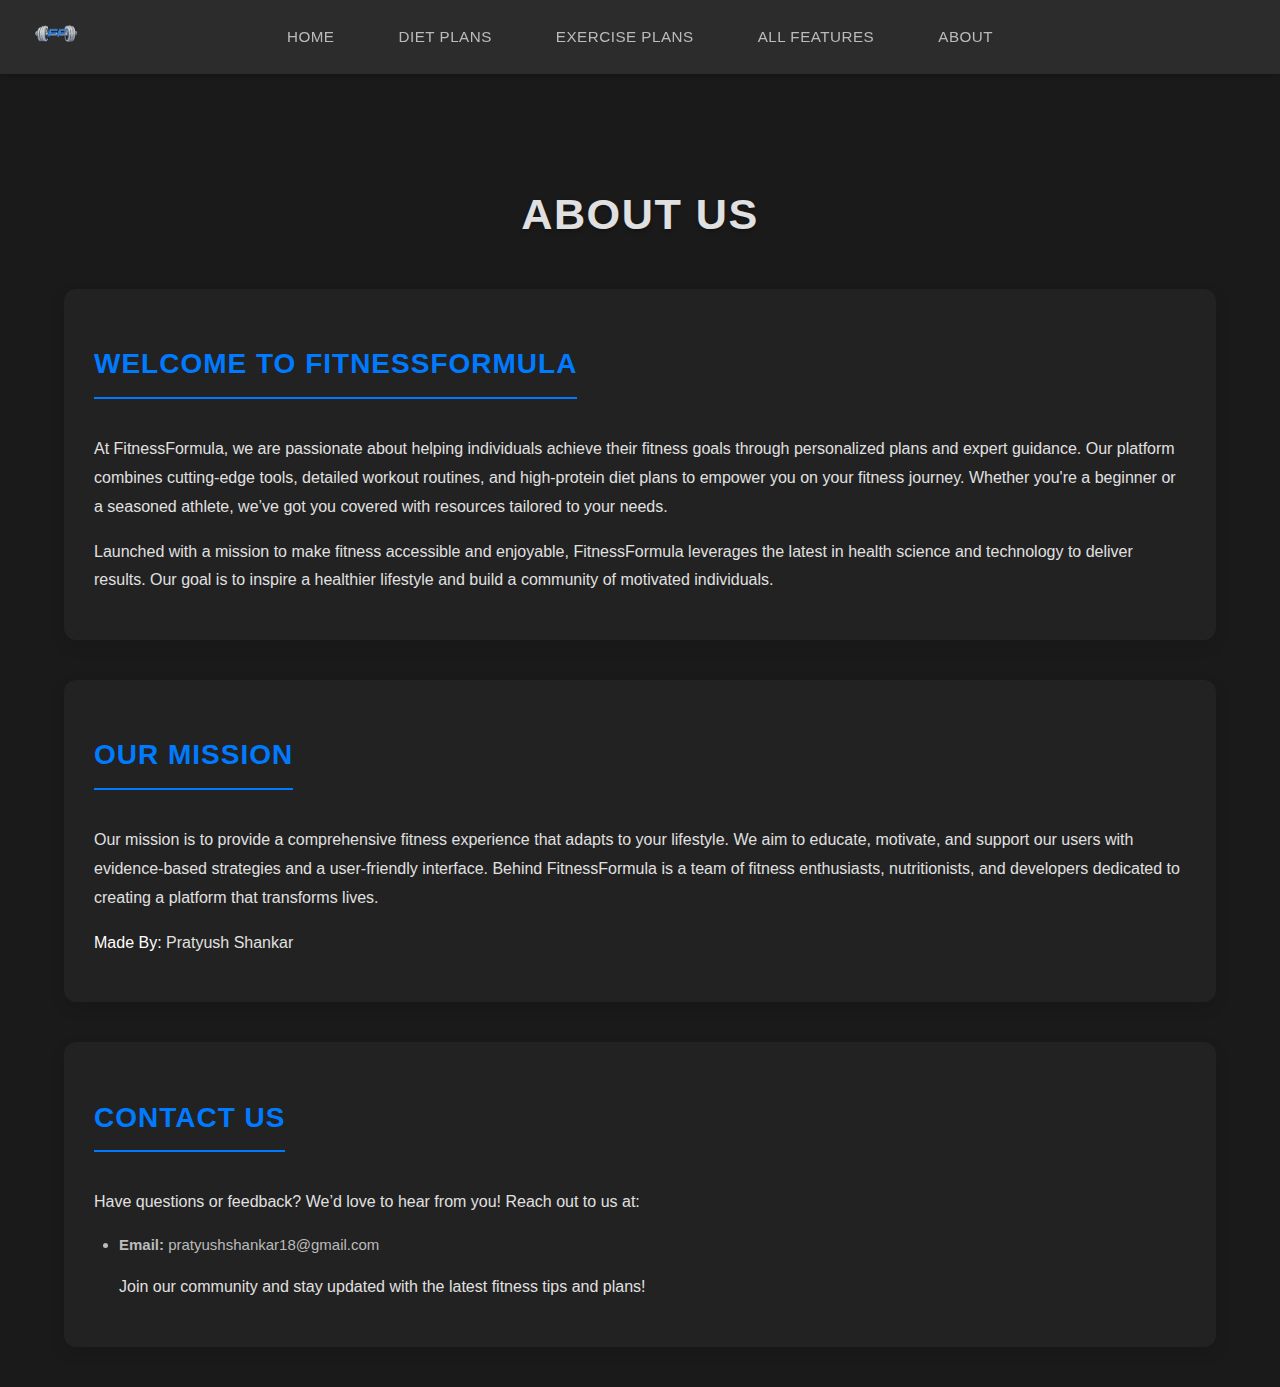
<file: about.html>
<!DOCTYPE html>
<html lang="en">
<head>
    <meta charset="UTF-8">
    <meta name="viewport" content="width=device-width, initial-scale=1.0">
    <title>About Us</title>
    <link rel="stylesheet" href="about.css"> <!-- Updated to new CSS file -->
</head>
<body>
    <nav class="navbar">
        <div class="logo">
            <img src="images/FFlogo.png" alt="Logo">
        </div>
        <ul class="nav-links">
            <li><a href="index.html">Home</a></li>
            <li><a href="DietPlans.html">Diet Plans</a></li>
            <li><a href="ExercisePlans.html">Exercise Plans</a></li>
            <li class="dropdown">
                <a class="dropbtn">All Features</a>
                <ul class="dropdown-content">
                    <li><a href="index.html#fitness-planner">Fitness Planner</a></li>
                    <li><a href="OneRepMaxCalculator.html">1Rep Max Calculator</a></li>
                    <li><a href="StrengthLevelCalculator.html">Strength Level Calculator</a></li>
                    <li><a href="BMICalculator.html">BMI Calculator</a></li>
                    <li><a href="BodyFatCalculator.html">Body Fat Calculator</a></li>
                </ul>
            </li>
            <li><a href="about.html">About</a></li>
        </ul>
        <div class="spacer"></div>
    </nav>

    <h1>About Us</h1>

    <!-- About Content -->
    <div class="about-container">
        <!-- Introduction Section -->
        <section class="about-section">
            <h2>Welcome to FitnessFormula</h2>
            <p>
                At FitnessFormula, we are passionate about helping individuals achieve their fitness goals through personalized plans and expert guidance. Our platform combines cutting-edge tools, detailed workout routines, and high-protein diet plans to empower you on your fitness journey. Whether you're a beginner or a seasoned athlete, we’ve got you covered with resources tailored to your needs.
            </p>
            <p>
                Launched with a mission to make fitness accessible and enjoyable, FitnessFormula leverages the latest in health science and technology to deliver results. Our goal is to inspire a healthier lifestyle and build a community of motivated individuals.
            </p>
        </section>

        <!-- Mission or Team Section -->
        <section class="about-section">
            <h2>Our Mission</h2>
            <p>
                Our mission is to provide a comprehensive fitness experience that adapts to your lifestyle. We aim to educate, motivate, and support our users with evidence-based strategies and a user-friendly interface. Behind FitnessFormula is a team of fitness enthusiasts, nutritionists, and developers dedicated to creating a platform that transforms lives.
            </p>
            <p><strong>Made By:</strong> Pratyush Shankar</p>
        </section>

        <!-- Contact Section -->
        <section class="about-section">
            <h2>Contact Us</h2>
            <p>
                Have questions or feedback? We’d love to hear from you! Reach out to us at:
            </p>
            <ul>
                <li><strong>Email:</strong> pratyushshankar18@gmail.com</li>
                <!-- <li><strong>Phone:</strong> +1-800-FIT-FUSE</li>
                <li><strong>Social Media:</strong> Follow us on <a href="https://twitter.com/FitnessFormula" target="_blank">Twitter</a> and <a href="https://instagram.com/FitnessFormula" target="_blank">Instagram</a></li>
            </ul> -->
            <p>
                Join our community and stay updated with the latest fitness tips and plans!
            </p>
        </section>
    </div>

    <script>
        // Optional: Add any JavaScript if needed (e.g., smooth scrolling or animations)
    </script>
</body>
</html>
</file>
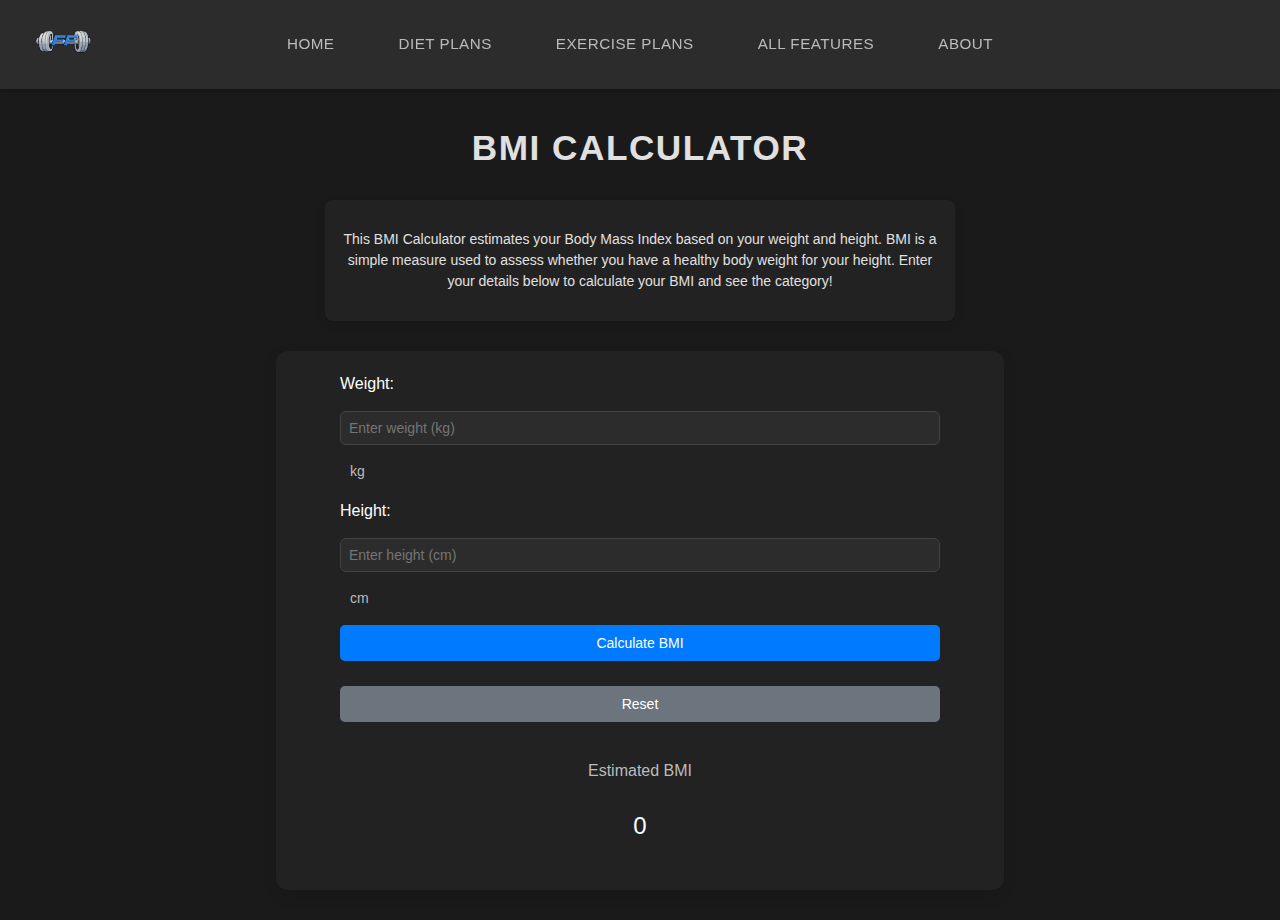
<file: BMICalculator.html>
<!DOCTYPE html>
<html lang="en">
<head>
    <meta charset="UTF-8">
    <meta name="viewport" content="width=device-width, initial-scale=1.0">
    <title>BMI Calculator</title>
    <link rel="stylesheet" href="BMICalculator.css">
</head>
<body>
    <nav class="navbar">
        <div class="logo">
            <img src="images/FFlogo.png" alt="Logo">
        </div>
        <ul class="nav-links">
            <li><a href="index.html">Home</a></li>
            <li><a href="DietPlans.html">Diet Plans</a></li>
            <li><a href="ExercisePlans.html">Exercise Plans</a></li>
            <li class="dropdown">
                <a class="dropbtn">All Features</a>
                <ul class="dropdown-content">
                    <li><a href="index.html#fitness-planner">Fitness Planner</a></li>
                    <li><a href="OneRepMaxCalculator.html">1Rep Max Calculator</a></li>
                    <li><a href="StrengthLevelCalculator.html">Strength Level Calculator</a></li>
                    <li><a href="BMICalculator.html">BMI Calculator</a></li>
                    <li><a href="BodyFatCalculator.html">Body Fat Calculator</a></li>
                </ul>
            </li>
            <li><a href="about.html">About</a></li>
        </ul>
        <div class="spacer"></div>
    </nav>

    <h1 style="text-align: center;">BMI Calculator</h1>

    <div class="description">
        <p>This BMI Calculator estimates your Body Mass Index based on your weight and height. BMI is a simple measure used to assess whether you have a healthy body weight for your height. Enter your details below to calculate your BMI and see the category!</p>
    </div>

    <div class="calculator-container">
        <div class="input-section">
            <label for="weight">Weight:</label>
            <input type="number" id="weight" min="0" placeholder="Enter weight (kg)" required> <span>kg</span>

            <label for="height">Height:</label>
            <input type="number" id="height" min="0" placeholder="Enter height (cm)" required> <span>cm</span>

            <button id="calculate-btn">Calculate BMI</button>
            <button id="reset-btn">Reset</button>
        </div>
        <div class="result-section">
            <h3 class="result-label">Estimated BMI</h3>
            <p id="result">0</p>
            <p id="interpretation" class="interpretation-text"></p>
        </div>
    </div>

    <script>
        // BMI Calculation
        document.getElementById('calculate-btn').addEventListener('click', () => {
            const weight = parseFloat(document.getElementById('weight').value);
            const heightCm = parseFloat(document.getElementById('height').value);
            const resultElement = document.getElementById('result');
            const interpretationElement = document.getElementById('interpretation');

            // Validation
            if (isNaN(weight) || isNaN(heightCm) || weight <= 0 || heightCm <= 0) {
                resultElement.textContent = 'Please enter valid values (weight and height > 0)';
                interpretationElement.textContent = '';
                return;
            }

            // Convert height from cm to meters
            const heightM = heightCm / 100;
            // BMI Formula: weight (kg) / [height (m)]²
            const bmi = weight / (heightM * heightM);
            resultElement.textContent = `${bmi.toFixed(1)}`;

            // Categorize BMI based on WHO standards
            let bmiCategory = '';
            if (bmi < 18.5) {
                bmiCategory = 'Underweight';
            } else if (bmi < 25) {
                bmiCategory = 'Normal';
            } else if (bmi < 30) {
                bmiCategory = 'Overweight';
            } else {
                bmiCategory = 'Obese';
            }
            interpretationElement.textContent = `Your BMI category is: ${bmiCategory}. ${getInterpretation(bmiCategory)}`;
        });

        // Reset Functionality
        document.getElementById('reset-btn').addEventListener('click', () => {
            document.getElementById('weight').value = '';
            document.getElementById('height').value = '';
            document.getElementById('result').textContent = '0';
            document.getElementById('interpretation').textContent = '';
        });

        // Function to provide interpretation based on BMI category
        function getInterpretation(category) {
            const tips = {
                'Underweight': 'Consider consulting a healthcare provider to gain weight healthily.',
                'Normal': 'Your weight is in a healthy range—maintain a balanced diet and exercise!',
                'Overweight': 'Consider lifestyle changes like diet and exercise to reach a healthier weight.',
                'Obese': 'Consult a healthcare provider for a plan to manage your weight effectively.'
            };
            return tips[category] || '';
        }
    </script>
</body>
</html>
</file>
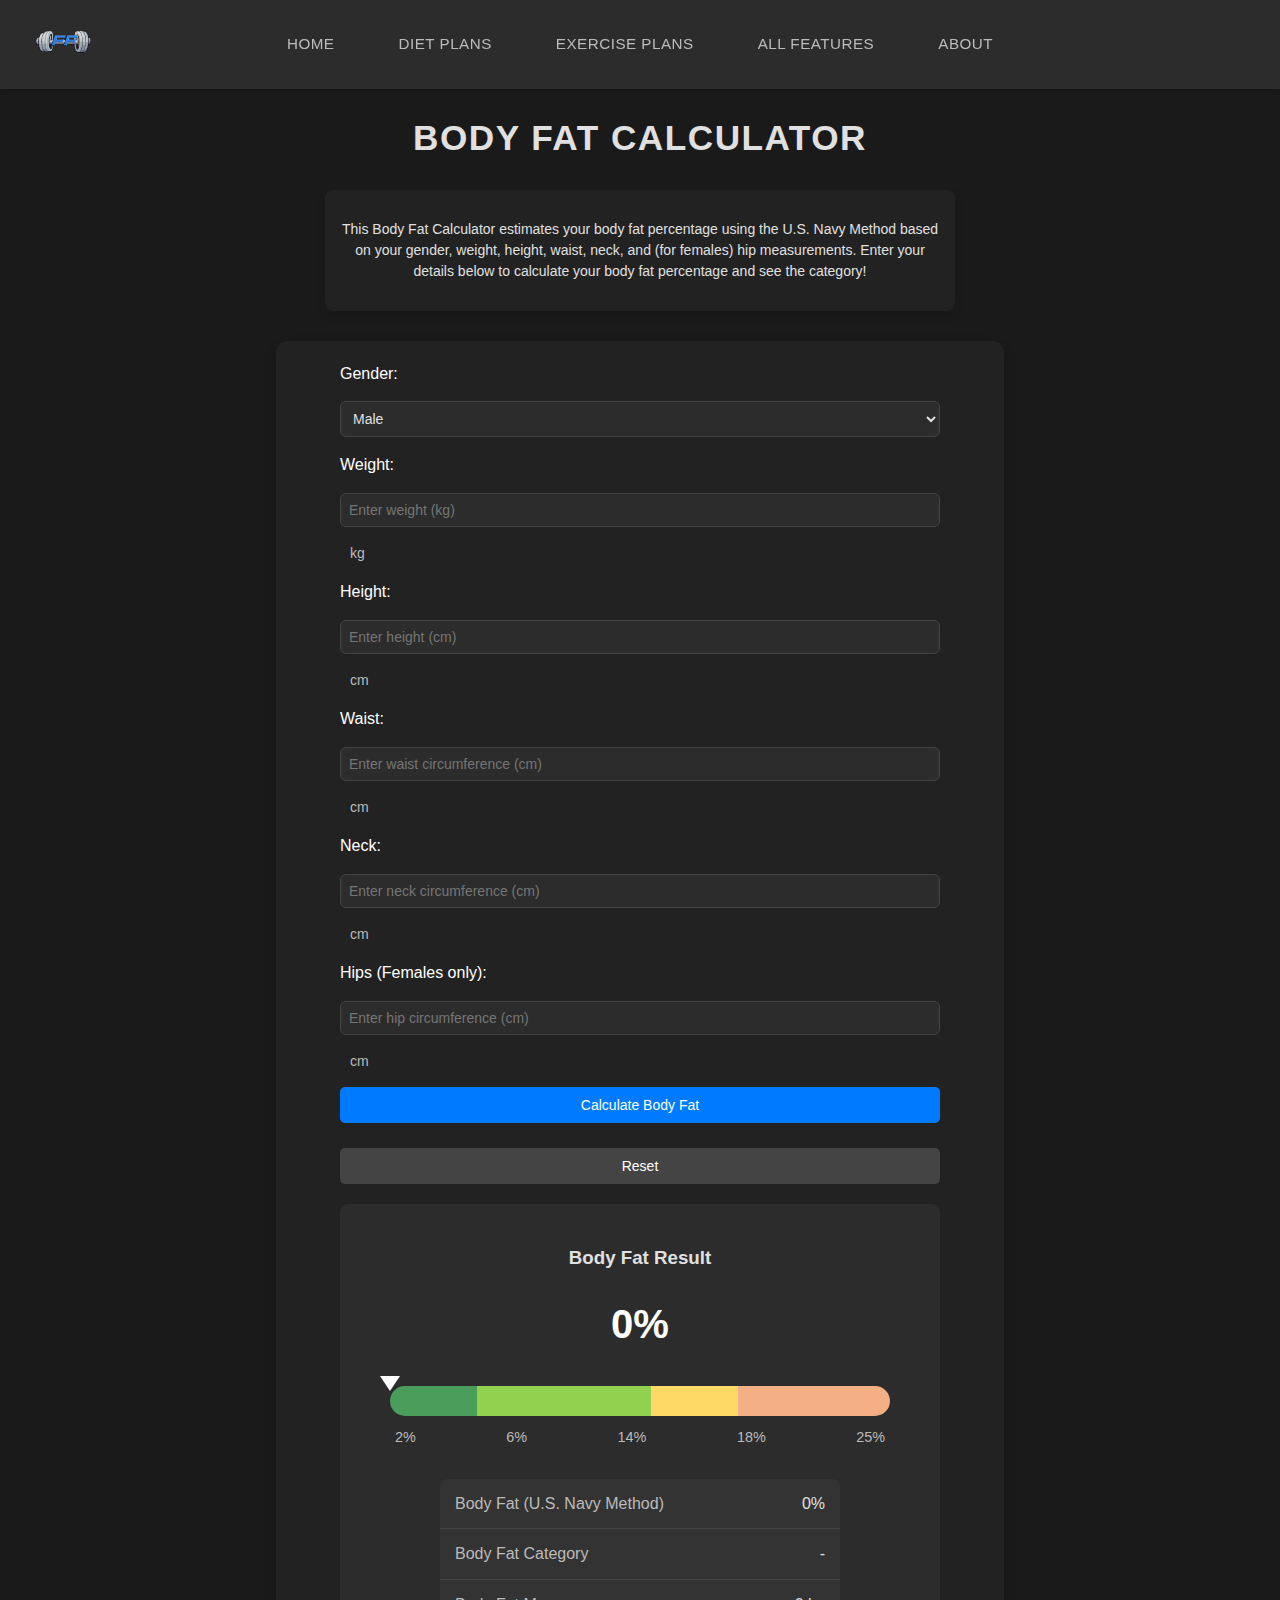
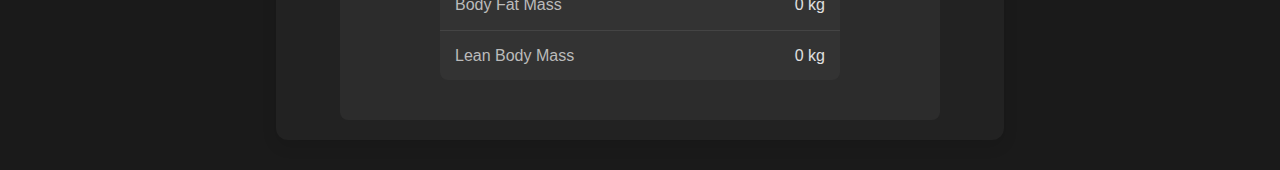
<file: BodyFatCalculator.html>
<!DOCTYPE html>
<html lang="en">
<head>
    <meta charset="UTF-8">
    <meta name="viewport" content="width=device-width, initial-scale=1.0">
    <title>Body Fat Calculator</title>
    <link rel="stylesheet" href="BodyFatCalculator.css">
</head>
<body>
    <nav class="navbar">
        <div class="logo">
            <img src="images/FFlogo.png" alt="Logo">
        </div>
        <ul class="nav-links">
            <li><a href="index.html">Home</a></li>
            <li><a href="DietPlans.html">Diet Plans</a></li>
            <li><a href="ExercisePlans.html">Exercise Plans</a></li>
            <li class="dropdown">
                <a class="dropbtn">All Features</a>
                <ul class="dropdown-content">
                    <li><a href="index.html#fitness-planner">Fitness Planner</a></li>
                    <li><a href="OneRepMaxCalculator.html">1Rep Max Calculator</a></li>
                    <li><a href="StrengthLevelCalculator.html">Strength Level Calculator</a></li>
                    <li><a href="BMICalculator.html">BMI Calculator</a></li>
                    <li><a href="BodyFatCalculator.html">Body Fat Calculator</a></li>
                </ul>
            </li>
            <li><a href="about.html">About</a></li>
        </ul>
        <div class="spacer"></div>
    </nav>

    <h1 style="text-align: center;">Body Fat Calculator</h1>

    <div class="description">
        <p>This Body Fat Calculator estimates your body fat percentage using the U.S. Navy Method based on your gender, weight, height, waist, neck, and (for females) hip measurements. Enter your details below to calculate your body fat percentage and see the category!</p>
    </div>

    <div class="calculator-container">
        <div class="input-section">
            <label for="gender">Gender:</label>
            <select id="gender" required>
                <option value="male">Male</option>
                <option value="female">Female</option>
            </select>

            <label for="weight">Weight:</label>
            <input type="number" id="weight" min="0" placeholder="Enter weight (kg)" required> <span>kg</span>

            <label for="height">Height:</label>
            <input type="number" id="height" min="0" placeholder="Enter height (cm)" required> <span>cm</span>

            <label for="waist">Waist:</label>
            <input type="number" id="waist" min="0" placeholder="Enter waist circumference (cm)" required> <span>cm</span>

            <label for="neck">Neck:</label>
            <input type="number" id="neck" min="0" placeholder="Enter neck circumference (cm)" required> <span>cm</span>

            <label for="hips">Hips (Females only):</label>
            <input type="number" id="hips" min="0" placeholder="Enter hip circumference (cm)" > <span>cm</span>

            <button id="calculate-btn">Calculate Body Fat</button>
            <button id="reset-btn">Reset</button>
        </div>
        <div class="result-section">
            <h3 class="result-label">Body Fat Result</h3>
            <div id="result" class="result-value">0%</div>
            
            <div class="gauge-container">
                <div class="gauge">
                    <div class="gauge-segments">
                        <div class="segment essential" title="Essential Fat (2-5%)"></div>
                        <div class="segment athletes" title="Athletes (6-13%)"></div>
                        <div class="segment fitness" title="Fitness (14-17%)"></div>
                        <div class="segment average" title="Average (18-24%)"></div>
                        <div class="segment obese" title="Obese (25%+)"></div>
                    </div>
                    <div id="gauge-pointer" class="gauge-pointer"></div>
                </div>
                <div class="gauge-labels">
                    <span>2%</span>
                    <span>6%</span>
                    <span>14%</span>
                    <span>18%</span>
                    <span>25%</span>
                </div>
            </div>

            <div class="result-details">
                <table>
                    <tr>
                        <td>Body Fat (U.S. Navy Method)</td>
                        <td id="navy-result">0%</td>
                    </tr>
                    <tr>
                        <td>Body Fat Category</td>
                        <td id="category-result">-</td>
                    </tr>
                    <tr>
                        <td>Body Fat Mass</td>
                        <td id="fat-mass">0 kg</td>
                    </tr>
                    <tr>
                        <td>Lean Body Mass</td>
                        <td id="lean-mass">0 kg</td>
                    </tr>
                </table>
            </div>
            
            <p id="interpretation" class="interpretation-text"></p>
        </div>
    </div>

    <script>
        // Body Fat Calculation (U.S. Navy Method)
        document.getElementById('calculate-btn').addEventListener('click', () => {
            const gender = document.getElementById('gender').value;
            const weight = parseFloat(document.getElementById('weight').value);
            const heightCm = parseFloat(document.getElementById('height').value);
            const waistCm = parseFloat(document.getElementById('waist').value);
            const neckCm = parseFloat(document.getElementById('neck').value);
            const hipsCm = parseFloat(document.getElementById('hips').value) || 0; // Optional for females
            const resultElement = document.getElementById('result');
            const interpretationElement = document.getElementById('interpretation');

            // Validation
            if (isNaN(weight) || isNaN(heightCm) || isNaN(waistCm) || isNaN(neckCm) || weight <= 0 || heightCm <= 0 || waistCm <= 0 || neckCm <= 0) {
                resultElement.textContent = 'Please enter valid values (all measurements > 0)';
                interpretationElement.textContent = '';
                return;
            }

            // Convert height to inches (U.S. Navy Method uses inches)
            const heightIn = heightCm / 2.54;
            const waistIn = waistCm / 2.54;
            const neckIn = neckCm / 2.54;
            const hipsIn = hipsCm / 2.54 || 0;

            // U.S. Navy Method formula
            let bfFactor;
            if (gender === 'male') {
                bfFactor = 86.010 * Math.log10(waistIn - neckIn) - 70.041 * Math.log10(heightIn) + 36.76;
            } else { // female
                bfFactor = 163.205 * Math.log10(waistIn + hipsIn - neckIn) - 97.684 * Math.log10(heightIn) - 78.387;
            }

            const bodyFatPercentage = bfFactor.toFixed(1);
            
            // Update all result elements
            document.getElementById('result').textContent = `${bodyFatPercentage}%`;
            document.getElementById('navy-result').textContent = `${bodyFatPercentage}%`;
            
            // Calculate and update masses
            const fatMass = (weight * (bodyFatPercentage / 100)).toFixed(1);
            const leanMass = (weight - fatMass).toFixed(1);
            document.getElementById('fat-mass').textContent = `${fatMass} kg`;
            document.getElementById('lean-mass').textContent = `${leanMass} kg`;
            
            // Update gauge pointer position
            const pointer = document.getElementById('gauge-pointer');
            const percentage = Math.min(Math.max(bodyFatPercentage, 2), 25); // Clamp between 2% and 25%
            const position = ((percentage - 2) / (25 - 2)) * 100; // Scale adjusted to match 2-25% range
            pointer.style.left = `${position}%`;

            // Categorize Body Fat Percentage (approximate standards for adults)
            let bfCategory = '';
            if (gender === 'male') {
                if (bodyFatPercentage < 8) bfCategory = 'Essential Fat';
                else if (bodyFatPercentage < 15) bfCategory = 'Athletic';
                else if (bodyFatPercentage < 20) bfCategory = 'Fit';
                else if (bodyFatPercentage < 25) bfCategory = 'Average';
                else bfCategory = 'Overfat';
            } else { // female
                if (bodyFatPercentage < 14) bfCategory = 'Essential Fat';
                else if (bodyFatPercentage < 21) bfCategory = 'Athletic';
                else if (bodyFatPercentage < 25) bfCategory = 'Fit';
                else if (bodyFatPercentage < 32) bfCategory = 'Average';
                else bfCategory = 'Overfat';
            }
            document.getElementById('category-result').textContent = bfCategory;

            interpretationElement.textContent = `Your body fat category is: ${bfCategory}. ${getInterpretation(bfCategory, gender)}`;
        });

        // Reset Functionality
        document.getElementById('reset-btn').addEventListener('click', () => {
            document.getElementById('gender').value = 'male';
            document.getElementById('weight').value = '';
            document.getElementById('height').value = '';
            document.getElementById('waist').value = '';
            document.getElementById('neck').value = '';
            document.getElementById('hips').value = '';
            document.getElementById('result').textContent = '0%';
            document.getElementById('interpretation').textContent = '';
        });

        // Function to provide interpretation based on body fat category and gender
        function getInterpretation(category, gender) {
            const tips = {
                'Essential Fat': 'Very low fat levels—consult a professional to avoid health risks.',
                'Athletic': `Great for athletes! Maintain with balanced training (${gender === 'male' ? '8-14%' : '14-20%'}).`,
                'Fit': `Healthy and fit range—keep up the good work (${gender === 'male' ? '15-19%' : '21-24%'})!`,
                'Average': `Within normal range—consider optimizing with diet/exercise (${gender === 'male' ? '20-24%' : '25-31%'}).`,
                'Overfat': 'Consider a plan with a professional to reduce body fat for better health.'
            };
            return tips[category] || '';
        }
    </script>
</body>
</html>
</file>
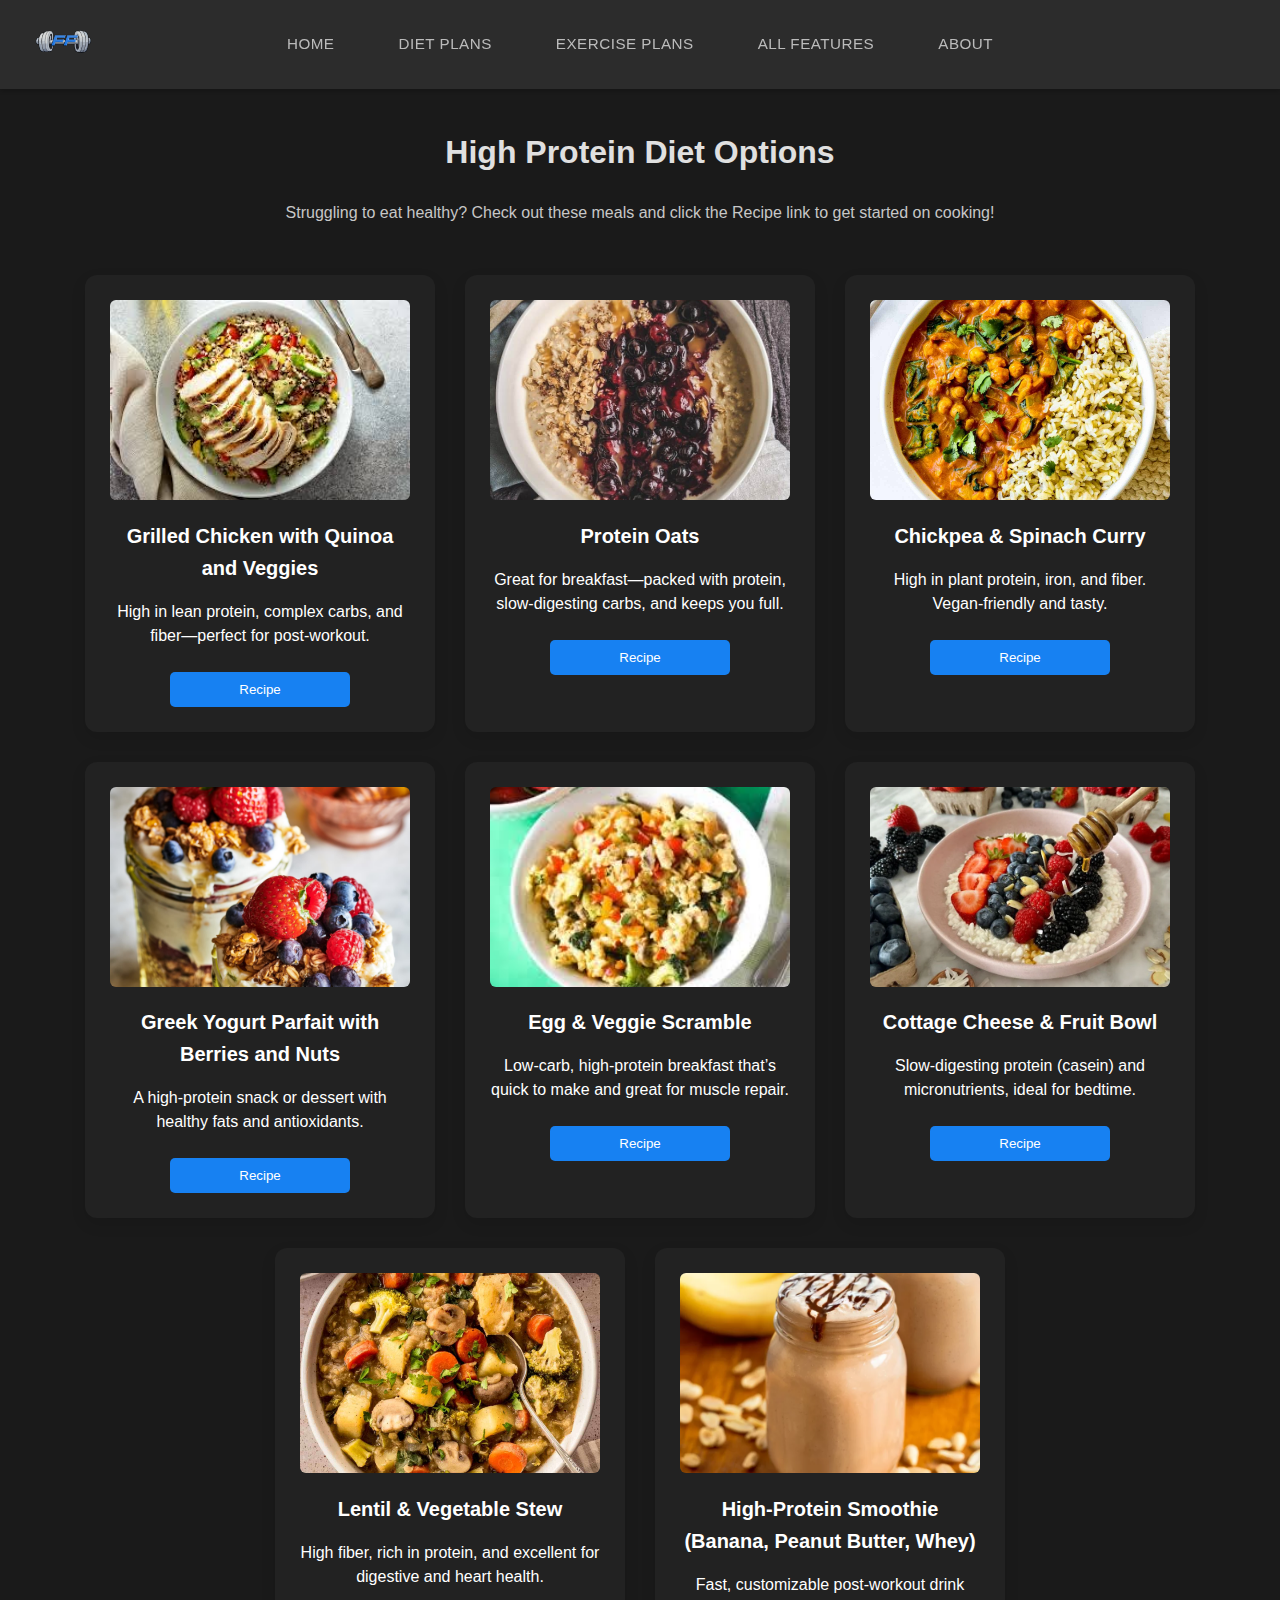
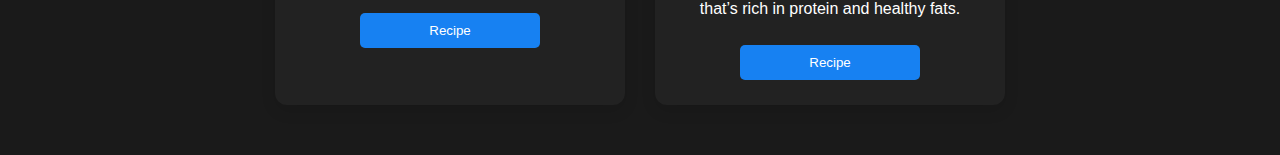
<file: DietPlans.html>
<!DOCTYPE html>
<html lang="en">
<head>
    <meta charset="UTF-8">
    <meta name="viewport" content="width=device-width, initial-scale=1.0">
    <title>Diet Plans</title>
    <link rel="stylesheet" href="DietPlans.css">
</head>
<body>
    <nav class="navbar">
        <div class="logo">
            <img src="images/FFlogo.png" alt="Logo">
        </div>
        <ul class="nav-links">
            <li><a href="index.html">Home</a></li>
            <li><a href="DietPlans.html">Diet Plans</a></li>
            <li><a href="ExercisePlans.html">Exercise Plans</a></li>
            <li class="dropdown">
                <a class="dropbtn">All Features</a>
                <ul class="dropdown-content">
                    <li><a href="index.html#fitness-planner">Fitness Planner</a></li>
                    <li><a href="OneRepMaxCalculator.html">1Rep Max Calculator</a></li>
                    <li><a href="StrengthLevelCalculator.html">Strength Level Calculator</a></li>
                    <li><a href="BMICalculator.html">BMI Calculator</a></li>
                    <li><a href="BodyFatCalculator.html">Body Fat Calculator</a></li>
                </ul>
            </li>
            <li><a href="about.html">About</a></li>
        </ul>
        <div class="spacer"></div>
    </nav>
    <br>
    
    <h1 style="text-align: center;">High Protein Diet Options</h1>
    <p style="text-align: center; margin-top: 15px; color: rgb(199, 199, 199);">Struggling to eat healthy? Check out these meals and click the Recipe link to get started on cooking!</p>
    <div class="recipes-container">
        
        <div class="recipe">
            <img src="images/dietPlansImages/Grilled Chicken with Quinoa and Veggies.jpeg.jpeg" alt="Meal 1">
            <h2>Grilled Chicken with Quinoa and Veggies</h2>
            <p>High in lean protein, complex carbs, and fiber—perfect for post-workout.</p>
            <a href="https://www.youtube.com/watch?v=K7t76i6XEvk&pp=ygUcZ3JpbGxlZCBjaGlja2VuIHF1aW5vYSBzYWxhZA%3D%3D">
                <button class="buttonToRecipe">Recipe</button>
            </a>
        </div>

        <div class="recipe">
            <img src="images/dietPlansImages/Protein Oats.jpg" alt="Meal 1">
            <h2>Protein Oats</h2>
            <p> Great for breakfast—packed with protein, slow-digesting carbs, and keeps you full.</p>
            <a href="https://www.youtube.com/shorts/0lmAKU822dg">
                <button class="buttonToRecipe">Recipe</button>
            </a>
        </div>

        <div class="recipe">
            <img src="images/dietPlansImages/Chickpea & Spinach Curry.jpg" alt="Meal 1">
            <h2>Chickpea & Spinach Curry</h2>
            <p>High in plant protein, iron, and fiber. Vegan-friendly and tasty.</p>
            <a href="https://www.youtube.com/shorts/5AyYBQohqvY">
                <button class="buttonToRecipe">Recipe</button>
            </a>
        </div>

        <div class="recipe">
            <img src="images/dietPlansImages/Greek Yogurt Parfait with Berries and Nuts.jpeg" alt="Meal 1">
            <h2>Greek Yogurt Parfait with Berries and Nuts</h2>
            <p>A high-protein snack or dessert with healthy fats and antioxidants.</p>
            <a href="https://www.youtube.com/shorts/yO7OgDQO7fA">
                <button class="buttonToRecipe">Recipe</button>
            </a>
        </div>

        <div class="recipe">
            <img src="images/dietPlansImages/Egg & Veggie Scramble.jpeg" alt="Meal 1">
            <h2>Egg & Veggie Scramble</h2>
            <p>Low-carb, high-protein breakfast that’s quick to make and great for muscle repair.</p>
            <a href="https://www.youtube.com/watch?v=V_v9MJJsdfQ&pp=ygUXZWdnIGFuZCB2ZWdnaWUgc2NyYW1ibGU%3D">
                <button class="buttonToRecipe">Recipe</button>
            </a>
        </div>

        <div class="recipe">
            <img src="images/dietPlansImages/Cottage Cheese & Fruit Bowl.webp" alt="Meal 1">
            <h2>Cottage Cheese & Fruit Bowl</h2>
            <p>Slow-digesting protein (casein) and micronutrients, ideal for bedtime.</p>
            <a href="https://www.youtube.com/watch?v=cBkHmIMdrdk&pp=ygUaY290dGFnZSBjaGVlc2UgZnJ1aXQgc2FsYWQ%3D">
                <button class="buttonToRecipe">Recipe</button>
            </a>
        </div>

        <div class="recipe">
            <img src="images/dietPlansImages/Lentil & Vegetable Stew.jpg" alt="Meal 1">
            <h2>Lentil & Vegetable Stew</h2>
            <p>High fiber, rich in protein, and excellent for digestive and heart health.</p>
            <a href="https://www.youtube.com/watch?v=yAITSyk_EVc&pp=ygUYIExlbnRpbCAmIFZlZ2V0YWJsZSBTdGV3">
                <button class="buttonToRecipe">Recipe</button>
            </a>
        </div>

        <div class="recipe">
            <img src="images/dietPlansImages/High-Protein Smoothie (Banana, Peanut Butter, Whey).webp" alt="Meal 1">
            <h2>High-Protein Smoothie (Banana, Peanut Butter, Whey)</h2>
            <p>Fast, customizable post-workout drink that’s rich in protein and healthy fats.</p>
            <a href="https://www.youtube.com/shorts/qe4Xbjiz6nM">
                <button class="buttonToRecipe">Recipe</button>
            </a>
        </div>

        
        
    </div>
</body>
</html>
</file>
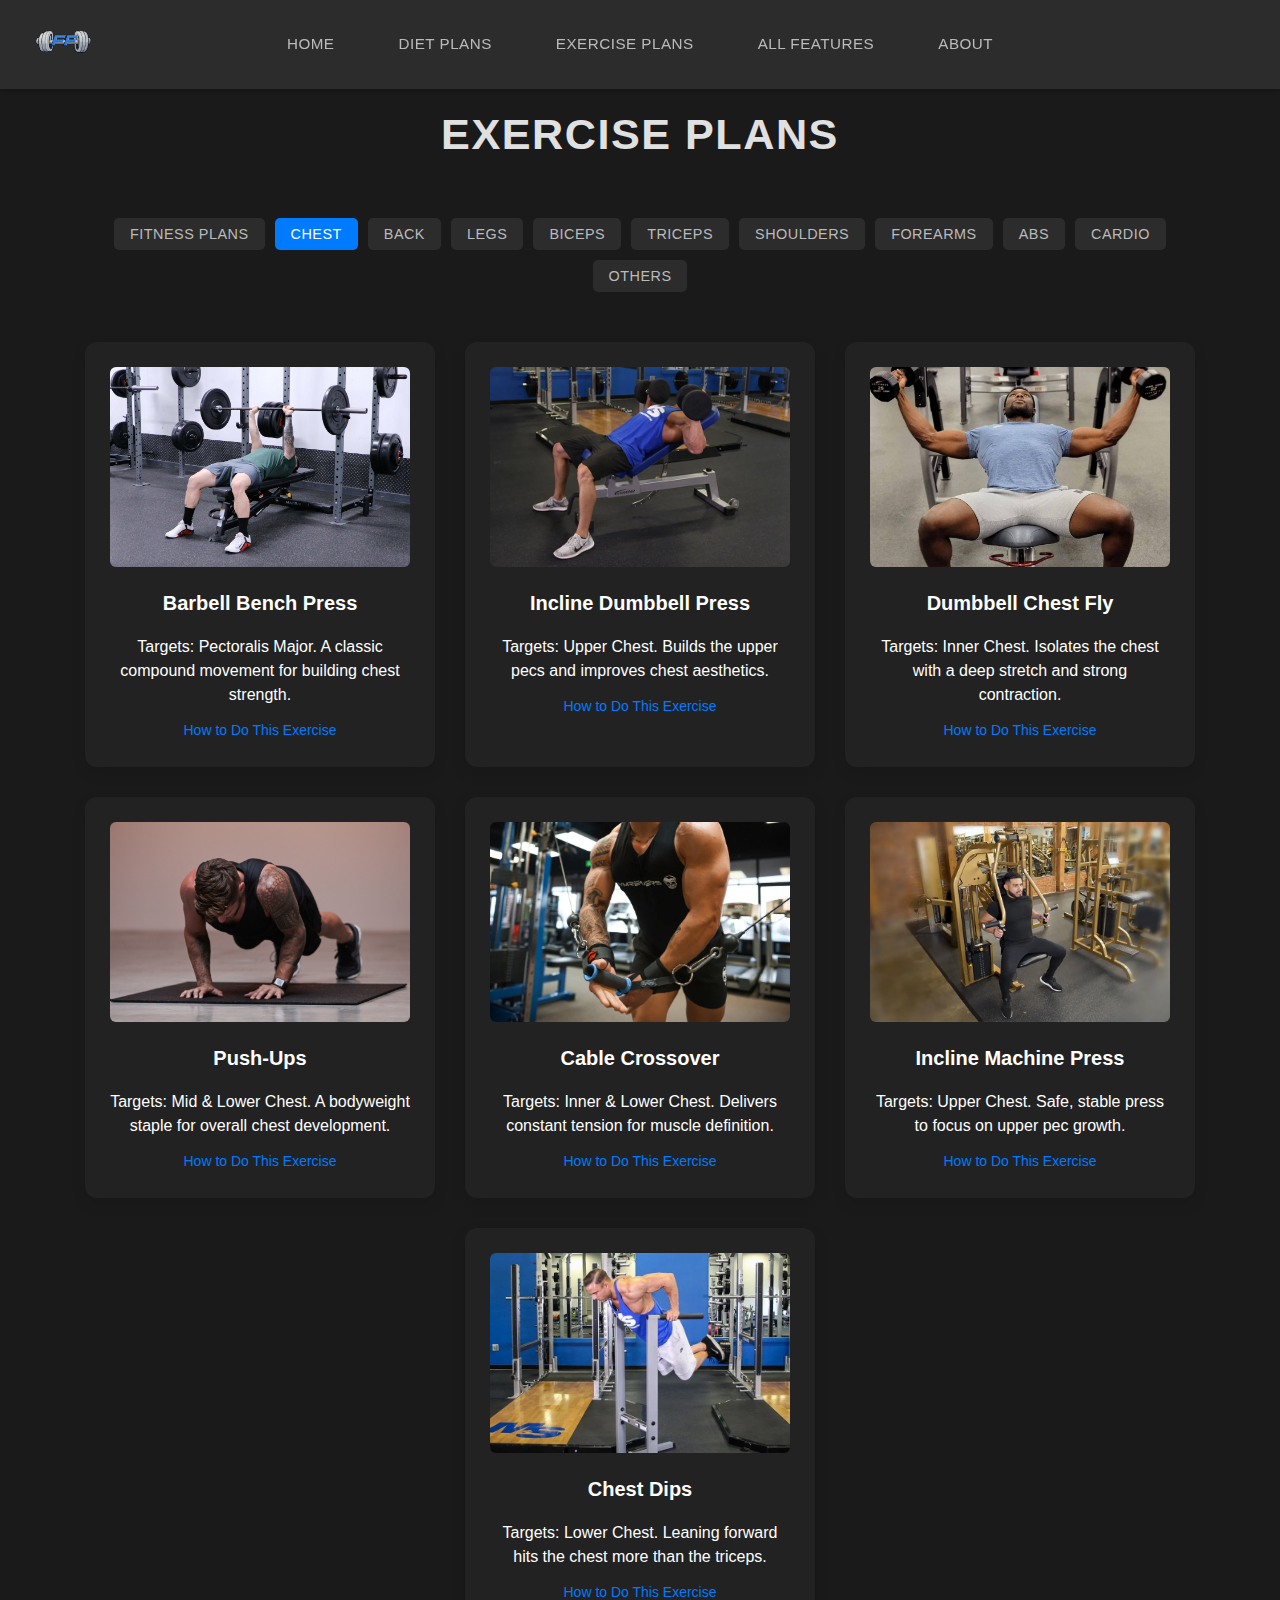
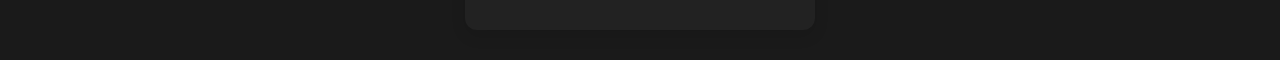
<file: ExercisePlans.html>
<!DOCTYPE html>
<html lang="en">
<head>
    <meta charset="UTF-8">
    <meta name="viewport" content="width=device-width, initial-scale=1.0">
    <title>Exercise Plans</title>
    <link rel="stylesheet" href="ExercisePlans.css">
</head>
<body>
    <nav class="navbar">
        <div class="logo">
            <img src="images/FFlogo.png" alt="Logo">
        </div>
        <ul class="nav-links">
            <li><a href="index.html">Home</a></li>
            <li><a href="DietPlans.html">Diet Plans</a></li>
            <li><a href="ExercisePlans.html">Exercise Plans</a></li>
            <li class="dropdown">
                <a class="dropbtn">All Features</a>
                <ul class="dropdown-content">
                    <li><a href="index.html#fitness-planner">Fitness Planner</a></li>
                    <li><a href="OneRepMaxCalculator.html">1Rep Max Calculator</a></li>
                    <li><a href="StrengthLevelCalculator.html">Strength Level Calculator</a></li>
                    <li><a href="BMICalculator.html">BMI Calculator</a></li>
                    <li><a href="BodyFatCalculator.html">Body Fat Calculator</a></li>
                </ul>
            </li>
            <li><a href="about.html">About</a></li>
        </ul>
        <div class="spacer"></div>
    </nav>
    
    <h1 style="text-align: center; margin-top: 20px;">Exercise Plans</h1>

    <!-- Tab Navigation -->
    <div class="tab-container">
        <button class="tab-btn" data-tab="fitness-plans">Fitness Plans</button>
        <button class="tab-btn active" data-tab="chest">Chest</button>
        <button class="tab-btn" data-tab="back">Back</button>
        <button class="tab-btn" data-tab="legs">Legs</button>
        <button class="tab-btn" data-tab="biceps">Biceps</button>
        <button class="tab-btn" data-tab="triceps">Triceps</button>
        <button class="tab-btn" data-tab="shoulders">Shoulders</button>
        <button class="tab-btn" data-tab="forearms">Forearms</button>
        <button class="tab-btn" data-tab="abs">Abs</button>
        <button class="tab-btn" data-tab="cardio">Cardio</button>
        <button class="tab-btn" data-tab="others">Others</button>
    </div>

    <!-- Exercises Container -->
    <div class="exercises-container">
        <!-- Fitness Plans -->
        <div class="exercise" data-category="fitness-plans">
            <h2>Full Body Circuit Training</h2>
            <p><strong>Frequency:</strong> 4-5 days/week</p>
            <p><strong>Summary:</strong> Burns fat with high-intensity circuits.</p>
            <a href="FitnessPlanDetails.html#full-body-circuit-training" target="_blank">View Plan</a>
        </div>
        <div class="exercise" data-category="fitness-plans">
            <h2>HIIT Bodyweight Workouts</h2>
            <p><strong>Frequency:</strong> 4-5 days/week</p>
            <p><strong>Summary:</strong> Accelerates fat loss with intense bodyweight intervals.</p>
            <a href="FitnessPlanDetails.html#hiit-bodyweight-workouts" target="_blank">View Plan</a>
        </div>
        <div class="exercise" data-category="fitness-plans">
            <h2>Push-Pull-Legs (PPL)</h2>
            <p><strong>Frequency:</strong> 5-6 days/week</p>
            <p><strong>Summary:</strong> Targets muscle growth with compound lifts.</p>
            <a href="FitnessPlanDetails.html#push-pull-legs" target="_blank">View Plan</a>
        </div>
        <div class="exercise" data-category="fitness-plans">
            <h2>Progressive Calisthenics</h2>
            <p><strong>Frequency:</strong> 4-5 days/week</p>
            <p><strong>Summary:</strong> Builds muscle through progressive bodyweight exercises.</p>
            <a href="FitnessPlanDetails.html#progressive-calisthenics" target="_blank">View Plan</a>
        </div>
        <div class="exercise" data-category="fitness-plans">
            <h2>Upper-Lower Split</h2>
            <p><strong>Frequency:</strong> 3-4 days/week</p>
            <p><strong>Summary:</strong> Maintains physique with balanced strength training.</p>
            <a href="FitnessPlanDetails.html#upper-lower-split" target="_blank">View Plan</a>
        </div>
        <div class="exercise" data-category="fitness-plans">
            <h2>Balanced Bodyweight Routine</h2>
            <p><strong>Frequency:</strong> 3-4 days/week</p>
            <p><strong>Summary:</strong> Sustains fitness with moderate bodyweight exercises.</p>
            <a href="FitnessPlanDetails.html#balanced-bodyweight-routine" target="_blank">View Plan</a>
        </div>

        <!-- Existing Exercise Cards (unchanged) -->
        <!-- Chest Exercises -->
        <div class="exercise" data-category="chest">
            <img src="images/exerciseImages/barbellbenchpress.jpg" alt="Bench Press">
            <h2>Barbell Bench Press</h2>
            <p>Targets: Pectoralis Major. A classic compound movement for building chest strength.</p>
            <a href="https://www.youtube.com/watch?v=rT7DgCr-3pg" target="_blank">How to Do This Exercise</a>
        </div>

        <div class="exercise" data-category="chest">
            <img src="images/exerciseImages/incline-dumbbell-bench-press_0.webp" alt="Incline Dumbbell Press">
            <h2>Incline Dumbbell Press</h2>
            <p>Targets: Upper Chest. Builds the upper pecs and improves chest aesthetics.</p>
            <a href="https://www.youtube.com/watch?v=8iPEnn-ltC8" target="_blank">How to Do This Exercise</a>
        </div>

        <div class="exercise" data-category="chest">
            <img src="images/exerciseImages/chest-fly-elbow-pain.jpg" alt="Dumbbell Chest Fly">
            <h2>Dumbbell Chest Fly</h2>
            <p>Targets: Inner Chest. Isolates the chest with a deep stretch and strong contraction.</p>
            <a href="https://www.youtube.com/watch?v=eozdVDA78K0" target="_blank">How to Do This Exercise</a>
        </div>

        <div class="exercise" data-category="chest">
            <img src="images/exerciseImages/pushuops.jpg" alt="Push-Ups">
            <h2>Push-Ups</h2>
            <p>Targets: Mid & Lower Chest. A bodyweight staple for overall chest development.</p>
            <a href="https://www.youtube.com/watch?v=IODxDxX7oi4" target="_blank">How to Do This Exercise</a>
        </div>

        <div class="exercise" data-category="chest">
            <img src="images/exerciseImages/cable_crossovers.webp" alt="Cable Crossover">
            <h2>Cable Crossover</h2>
            <p>Targets: Inner & Lower Chest. Delivers constant tension for muscle definition.</p>
            <a href="https://www.youtube.com/watch?v=taI4XduLpTk" target="_blank">How to Do This Exercise</a>
        </div>

        <div class="exercise" data-category="chest">
            <img src="images/exerciseImages/inclinemachine.webp" alt="Incline Machine Press">
            <h2>Incline Machine Press</h2>
            <p>Targets: Upper Chest. Safe, stable press to focus on upper pec growth.</p>
            <a href="https://www.youtube.com/watch?v=5M7I8d2s1Gs" target="_blank">How to Do This Exercise</a>
        </div>

        <div class="exercise" data-category="chest">
            <img src="images/exerciseImages/chest-dip.webp" alt="Chest Dips">
            <h2>Chest Dips</h2>
            <p>Targets: Lower Chest. Leaning forward hits the chest more than the triceps.</p>
            <a href="https://www.youtube.com/watch?v=2z8JmcrW-As" target="_blank">How to Do This Exercise</a>
        </div>

        <!-- Back Exercises -->
        <div class="exercise" data-category="back">
            <img src="images/exerciseImages/deadlift.webp" alt="Deadlift">
            <h2>Deadlift</h2>
            <p>Targets: Entire Back. A fundamental compound movement that builds overall back strength and mass.</p>
            <a href="https://www.youtube.com/watch?v=1ZXobu7JvvE" target="_blank">How to Do This Exercise</a>
        </div>

        <div class="exercise" data-category="back">
            <img src="images/exerciseImages/bent_over_barbell_row.jpg" alt="Bent-Over Barbell Row">
            <h2>Bent-Over Barbell Row</h2>
            <p>Targets: Middle Back. Enhances thickness and strength by engaging the rhomboids and latissimus dorsi.</p>
            <a href="https://www.youtube.com/watch?v=8Ozyi6gVgjc" target="_blank">How to Do This Exercise</a>
        </div>

        <div class="exercise" data-category="back">
            <img src="images/exerciseImages/pull_up.jpeg" alt="Pull-Up">
            <h2>Pull-Up</h2>
            <p>Targets: Upper Back. Utilizes body weight to develop the upper back and improve overall back definition.</p>
            <a href="https://www.youtube.com/watch?v=eGo4IYlbE5g" target="_blank">How to Do This Exercise</a>
        </div>

        <div class="exercise" data-category="back">
            <img src="images/exerciseImages/single_arm_dumbbell_row.jpeg" alt="Single-Arm Dumbbell Row">
            <h2>Single-Arm Dumbbell Row</h2>
            <p>Targets: Lats. Focuses on unilateral lat development, enhancing muscle balance and coordination.</p>
            <a href="https://www.youtube.com/watch?v=pYcpY20QaE8" target="_blank">How to Do This Exercise</a>
        </div>

        <div class="exercise" data-category="back">
            <img src="images/exerciseImages/lat_pulldown.jpg" alt="Lat Pulldown">
            <h2>Lat Pulldown</h2>
            <p>Targets: Upper Back. Isolates the latissimus dorsi, aiding in width development of the upper back.</p>
            <a href="https://www.youtube.com/watch?v=CAwf7n6Luuc" target="_blank">How to Do This Exercise</a>
        </div>

        <div class="exercise" data-category="back">
            <img src="images/exerciseImages/t_bar_row.webp" alt="T-Bar Row">
            <h2>T-Bar Row</h2>
            <p>Targets: Middle Back. Builds back thickness and strength through a compound pulling movement.</p>
            <a href="https://www.youtube.com/watch?v=0yqD2Kf0Zxo" target="_blank">How to Do This Exercise</a>
        </div>

        <!-- Leg Exercises -->
        <div class="exercise" data-category="legs">
            <img src="images/exerciseImages/barbell-squat.avif" alt="Barbell Back Squat">
            <h2>Barbell Back Squat</h2>
            <p>Targets: Quads, Hamstrings, Glutes. The king of leg exercises for strength and mass.</p>
            <a href="https://www.youtube.com/watch?v=Dy28eq2PjcM" target="_blank">How to Do This Exercise</a>
        </div>

        <div class="exercise" data-category="legs">
            <img src="images/exerciseImages/romanian-deadlift.jpeg" alt="Romanian Deadlift">
            <h2>Romanian Deadlift</h2>
            <p>Targets: Hamstrings & Glutes. Great for building posterior chain strength.</p>
            <a href="https://www.youtube.com/watch?v=JCXUYuzwNrM" target="_blank">How to Do This Exercise</a>
        </div>

        <div class="exercise" data-category="legs">
            <img src="images/exerciseImages/bulgarian-split-squat.webp" alt="Bulgarian Split Squat">
            <h2>Bulgarian Split Squat</h2>
            <p>Targets: Quads & Glutes. Unilateral movement for balance and leg hypertrophy.</p>
            <a href="https://www.youtube.com/watch?v=2C-uNgKwPLE" target="_blank">How to Do This Exercise</a>
        </div>

        <div class="exercise" data-category="legs">
            <img src="images/exerciseImages/leg-press.webp" alt="Leg Press">
            <h2>Leg Press</h2>
            <p>Targets: Quads, Glutes, Hamstrings. Heavy leg training with lower back support.</p>
            <a href="https://www.youtube.com/watch?v=IZxyjW7MPJQ" target="_blank">How to Do This Exercise</a>
        </div>

        <div class="exercise" data-category="legs">
            <img src="images/exerciseImages/calf-raise.jpeg" alt="Calves">
            <h2>Calves</h2>
            <p>Targets: Calves. Focuses on growing stubborn calf muscles.</p>
            <a href="https://www.google.com/url?sa=t&rct=j&q=&esrc=s&source=video&cd=&cad=rja&uact=8&ved=2ahUKEwiX1pjensSMAxUPZWwGHTwvGpYQtwJ6BAgXEAI&url=https%3A%2F%2Fwww.youtube.com%2Fwatch%3Fv%3DgwLzBJYoWlI&usg=AOvVaw2JFBeWUXFo2Xn7cLu0F3hw&opi=89978449" target="_blank">How to Do This Exercise</a>
        </div>

        <!-- Biceps Exercises -->
        <div class="exercise" data-category="biceps">
            <img src="images/exerciseImages/barbell-curl.jpg" alt="Barbell Curl">
            <h2>Barbell Curl</h2>
            <p>Targets: Biceps Brachii. A fundamental movement for building overall biceps size and strength.</p>
            <a href="https://www.youtube.com/watch?v=kwG2ipFRgfo" target="_blank">How to Do This Exercise</a>
        </div>

        <div class="exercise" data-category="biceps">
            <img src="images/exerciseImages/incline-dumbbell-curl.webp" alt="Incline Dumbbell Curl">
            <h2>Incline Dumbbell Curl</h2>
            <p>Targets: Long Head of Biceps. Emphasizes the stretch and peak contraction of the biceps.</p>
            <a href="https://www.youtube.com/watch?v=soxrZlIl35U" target="_blank">How to Do This Exercise</a>
        </div>

        <div class="exercise" data-category="biceps">
            <img src="images/exerciseImages/hammer-curl.jpeg" alt="Hammer Curl">
            <h2>Hammer Curl</h2>
            <p>Targets: Biceps Brachii and Brachialis. Enhances arm thickness and forearm strength.</p>
            <a href="https://www.youtube.com/watch?v=TwD-YGVP4Bk" target="_blank">How to Do This Exercise</a>
        </div>

        <div class="exercise" data-category="biceps">
            <img src="images/exerciseImages/concentration-curl.jpeg" alt="Concentration Curl">
            <h2>Concentration Curl</h2>
            <p>Targets: Biceps Peak. Isolates the biceps for focused muscle engagement and definition.</p>
            <a href="https://www.youtube.com/watch?v=ZRP7XRGL1p8" target="_blank">How to Do This Exercise</a>
        </div>

        <!-- Triceps Exercises -->
        <div class="exercise" data-category="triceps">
            <img src="images/exerciseImages/close-grip-bench-press.jpeg" alt="Close-Grip Bench Press">
            <h2>Close-Grip Bench Press</h2>
            <p>Targets: Triceps Brachii. A compound movement that emphasizes triceps engagement by narrowing the grip on the barbell.</p>
            <a href="https://www.youtube.com/watch?v=GxSc4kLg8Ow" target="_blank">How to Do This Exercise</a>
        </div>

        <div class="exercise" data-category="triceps">
            <img src="images/exerciseImages/tricep-dips.avif" alt="Tricep Dips">
            <h2>Tricep Dips</h2>
            <p>Targets: Triceps Brachii, Pectoralis Major. Bodyweight exercise that effectively isolates the triceps using parallel bars or a bench.</p>
            <a href="https://www.youtube.com/watch?v=0326dy_-CzM" target="_blank">How to Do This Exercise</a>
        </div>

        <div class="exercise" data-category="triceps">
            <img src="images/exerciseImages/overhead-triceps-extension.jpg" alt="Overhead Triceps Extension">
            <h2>Overhead Triceps Extension</h2>
            <p>Targets: Triceps Brachii (Long Head). Performed with a dumbbell or barbell to stretch and strengthen the triceps.</p>
            <a href="https://www.youtube.com/watch?v=nRiJVZDpdL0" target="_blank">How to Do This Exercise</a>
        </div>

        <!-- Shoulder Exercises -->
        <div class="exercise" data-category="shoulders">
            <img src="images/exerciseImages/overhead-press.jpg" alt="Overhead Press">
            <h2>Overhead Press</h2>
            <p>Targets: Front & Side Delts. A key compound lift for building overall shoulder mass and strength.</p>
            <a href="https://www.youtube.com/watch?v=2yjwXTZQDDI" target="_blank">How to Do This Exercise</a>
        </div>

        <div class="exercise" data-category="shoulders">
            <img src="images/exerciseImages/lateral-raise.webp" alt="Lateral Raise">
            <h2>Lateral Raise</h2>
            <p>Targets: Side Delts. Isolates and builds the medial deltoids for wider-looking shoulders.</p>
            <a href="https://www.youtube.com/watch?v=kDqklk1ZESo" target="_blank">How to Do This Exercise</a>
        </div>

        <div class="exercise" data-category="shoulders">
            <img src="images/exerciseImages/rear-delt-fly.jpeg" alt="Rear Delt Fly">
            <h2>Rear Delt Fly</h2>
            <p>Targets: Rear Delts. Helps balance shoulder development and improve posture.</p>
            <a href="https://www.youtube.com/watch?v=pDTHS9jhGwM" target="_blank">How to Do This Exercise</a>
        </div>

        <!-- Forearm Exercises -->
        <div class="exercise" data-category="forearms">
            <img src="images/exerciseImages/wrist-curl.webp" alt="Wrist Curl">
            <h2>Wrist Curl</h2>
            <p>Targets: Forearm Flexors. Strengthens the inner forearms with controlled wrist movement.</p>
            <a href="https://www.youtube.com/watch?v=8PBFG2eYz1I" target="_blank">How to Do This Exercise</a>
        </div>

        <div class="exercise" data-category="forearms">
            <img src="images/exerciseImages/hammer-curl.jpeg" alt="Hammer Curl">
            <h2>Hammer Curl</h2>
            <p>Targets: Biceps Brachii and Brachialis. Enhances arm thickness and forearm strength.</p>
            <a href="https://www.youtube.com/watch?v=TwD-YGVP4Bk" target="_blank">How to Do This Exercise</a>
        </div>

        <!-- Abs Exercises -->
        <div class="exercise" data-category="abs">
            <img src="images/exerciseImages/cable-crunch.webp" alt="Cable Crunch">
            <h2>Cable Crunch</h2>
            <p>Targets: Upper & Mid Abs. Adds resistance to build ab thickness and strength.</p>
            <a href="https://www.youtube.com/watch?v=CBJfzYxENxE" target="_blank">How to Do This Exercise</a>
        </div>

        <div class="exercise" data-category="abs">
            <img src="images/exerciseImages/russian-twist.jpeg" alt="Russian Twist">
            <h2>Russian Twist</h2>
            <p>Targets: Obliques. Engages side abs and improves core rotation control.</p>
            <a href="https://www.youtube.com/watch?v=wkD8rjkodUI" target="_blank">How to Do This Exercise</a>
        </div>

        <!-- Cardio Exercises -->
        <div class="exercise" data-category="cardio">
            <img src="images/exerciseImages/jumping-rope.webp" alt="Jump Rope">
            <h2>Jump Rope</h2>
            <p>Targets: Full Body. A high-intensity calorie burner that boosts coordination and endurance.</p>
            <a href="https://www.youtube.com/watch?v=1BZMw1go6Zk" target="_blank">How to Do This Exercise</a>
        </div>

        <div class="exercise" data-category="cardio">
            <img src="images/exerciseImages/burpees.jpg" alt="Burpees">
            <h2>Burpees</h2>
            <p>Targets: Full Body. Explosive movement that raises heart rate and torches fat fast.</p>
            <a href="https://www.youtube.com/watch?v=TU8QYVW0gDU" target="_blank">How to Do This Exercise</a>
        </div>

        <div class="exercise" data-category="cardio">
            <img src="images/exerciseImages/high-knees.webp" alt="High Knees">
            <h2>High Knees</h2>
            <p>Targets: Legs & Core. Elevates heart rate while strengthening your legs and improving agility.</p>
            <a href="https://www.youtube.com/watch?v=8opcQdC-V-U" target="_blank">How to Do This Exercise</a>
        </div>

        <!-- Others Exercises -->
        <div class="exercise" data-category="others">
            <img src="images/exerciseImages/farmer-carry.webp" alt="Farmer's Carry">
            <h2>Farmer's Carry</h2>
            <p>Targets: Full Body. Builds grip, core, traps, and overall strength while improving posture.</p>
            <a href="https://www.youtube.com/watch?v=5ZVnQkz2UiQ" target="_blank">How to Do This Exercise</a>
        </div>

        <div class="exercise" data-category="others">
            <img src="images/exerciseImages/battle-ropes.jpeg" alt="Battle Ropes">
            <h2>Battle Ropes</h2>
            <p>Targets: Arms & Shoulders. Explosive cardio-finisher for full-body power and endurance.</p>
            <a href="https://www.youtube.com/watch?v=7Sa-EdV3YjY" target="_blank">How to Do This Exercise</a>
        </div>

        <div class="exercise" data-category="others">
            <img src="images/exerciseImages/box-jump.webp" alt="Box Jump">
            <h2>Box Jump</h2>
            <p>Targets: Legs & Glutes. Great for explosive power, athleticism, and conditioning.</p>
            <a href="https://www.youtube.com/watch?v=52r7IrLxgUo" target="_blank">How to Do This Exercise</a>
        </div>
    </div>

    <script>
        // Tab switching functionality
        const tabButtons = document.querySelectorAll('.tab-btn');
        const exercises = document.querySelectorAll('.exercise');

        tabButtons.forEach(button => {
            button.addEventListener('click', () => {
                // Remove active class from all buttons
                tabButtons.forEach(btn => btn.classList.remove('active'));
                // Add active class to clicked button
                button.classList.add('active');

                // Get the selected category
                const category = button.getAttribute('data-tab');

                // Show/hide exercises based on category
                exercises.forEach(exercise => {
                    if (exercise.getAttribute('data-category') === category) {
                        exercise.style.display = 'block';
                    } else {
                        exercise.style.display = 'none';
                    }
                });
            });
        });

        // Show chest tab by default
        document.querySelector('.tab-btn[data-tab="chest"]').click();
    </script>
</body>
</html>
</file>
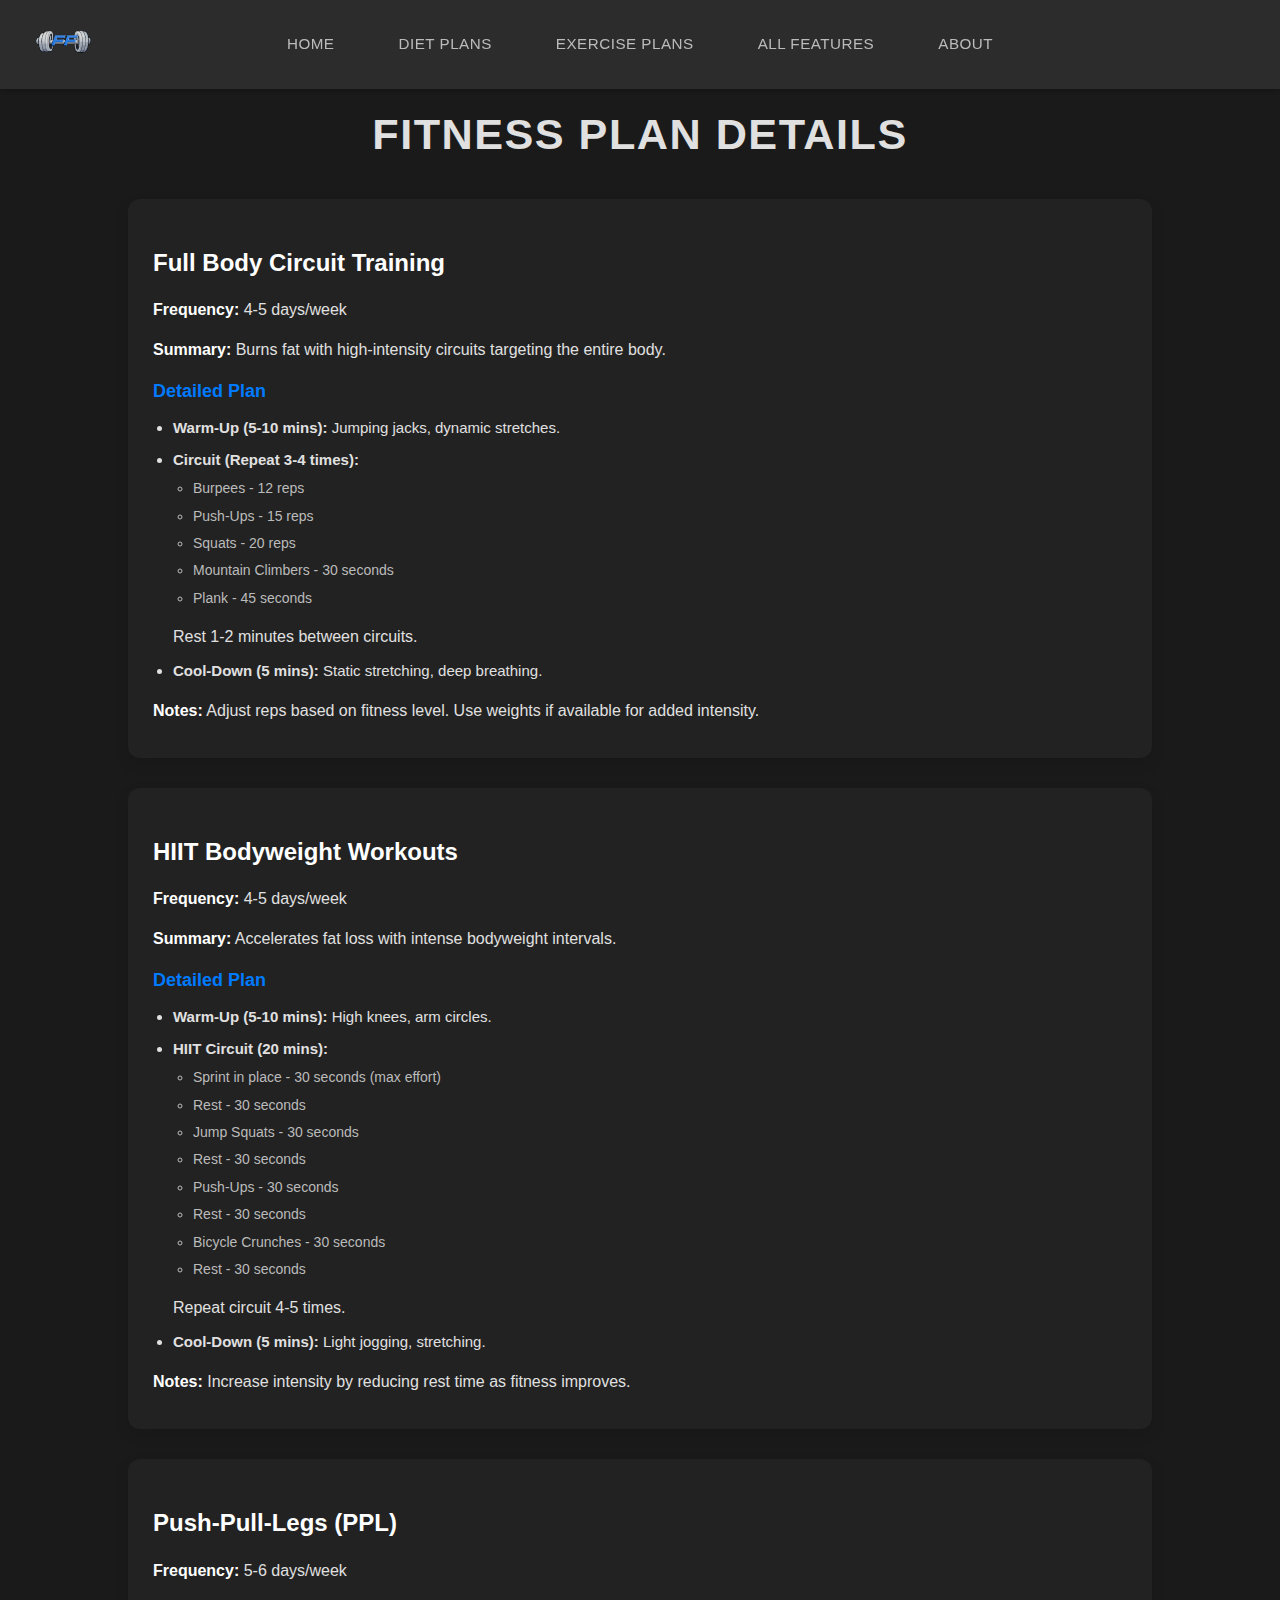
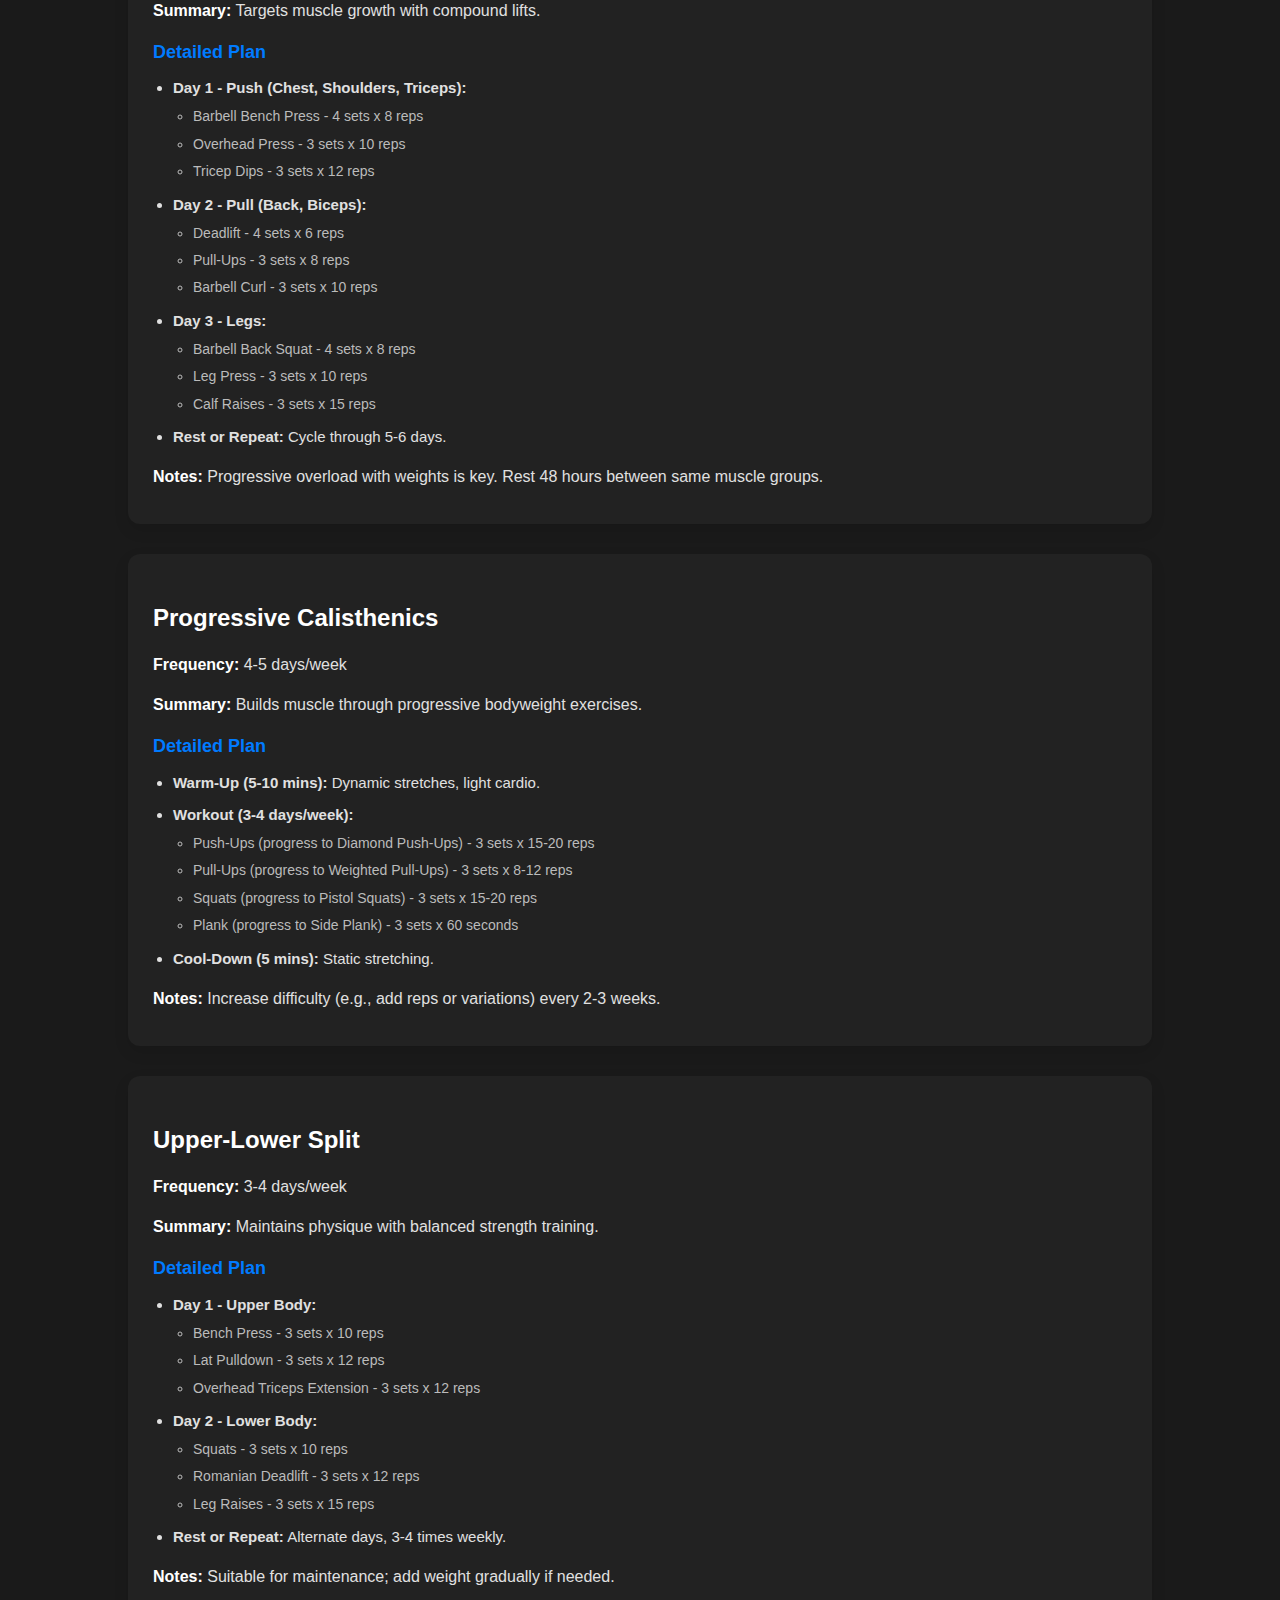
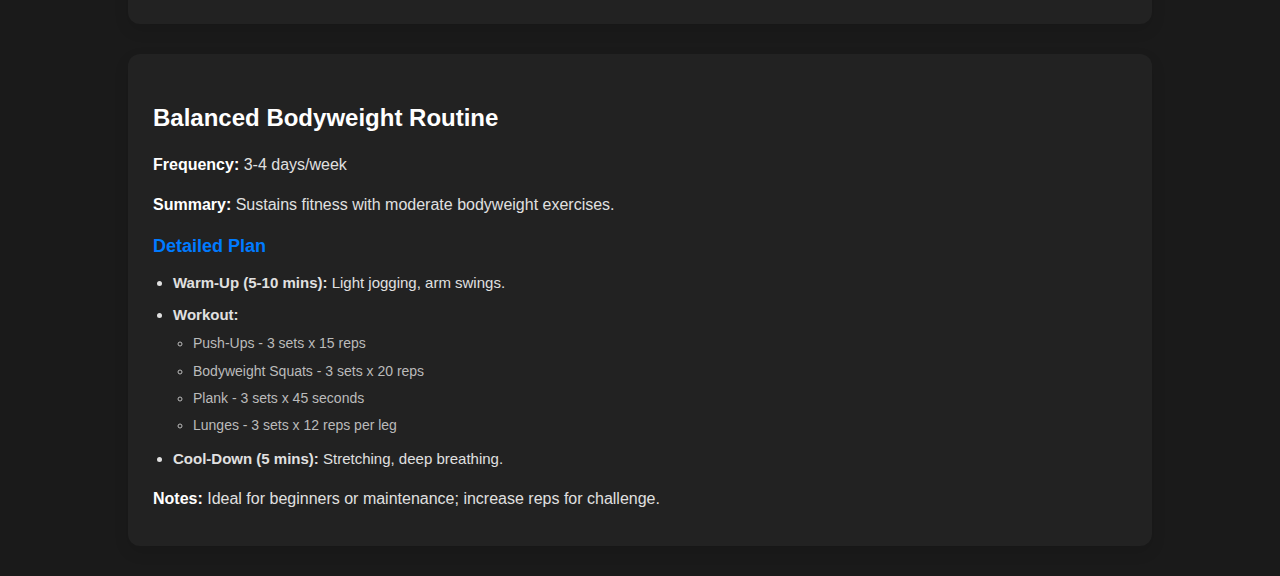
<file: FitnessPlanDetails.html>
<!DOCTYPE html>
<html lang="en">
<head>
    <meta charset="UTF-8">
    <meta name="viewport" content="width=device-width, initial-scale=1.0">
    <title>Fitness Plan Details</title>
    <link rel="stylesheet" href="FitnessPlanDetails.css"> <!-- Updated CSS file -->
</head>
<body>
    <nav class="navbar">
        <div class="logo">
            <img src="images/FFlogo.png" alt="Logo">
        </div>
        <ul class="nav-links">
            <li><a href="index.html">Home</a></li>
            <li><a href="DietPlans.html">Diet Plans</a></li>
            <li><a href="ExercisePlans.html">Exercise Plans</a></li>
            <li class="dropdown">
                <a class="dropbtn">All Features</a>
                <ul class="dropdown-content">
                    <li><a href="index.html#fitness-planner">Fitness Planner</a></li>
                    <li><a href="OneRepMaxCalculator.html">1RM Calc</a></li>
                    <li><a href="StrengthLevelCalculator.html">Strength Level Calc</a></li>
                    <li><a href="BMICalculator.html">BMI Calc</a></li>
                    <li><a href="BodyFatCalculator.html">Body Fat Calculator</a></li>
                </ul>
            </li>
            <li><a href="about.html">About</a></li>
        </ul>
        <div class="spacer"></div>
    </nav>
    
    <h1 style="text-align: center; margin-top: 20px;">Fitness Plan Details</h1>

    <!-- Fitness Plan Sections -->
    <div class="plans-container">
        <!-- Full Body Circuit Training -->
        <div class="plan-section" id="full-body-circuit-training">
            <h2>Full Body Circuit Training</h2>
            <p><strong>Frequency:</strong> 4-5 days/week</p>
            <p><strong>Summary:</strong> Burns fat with high-intensity circuits targeting the entire body.</p>
            <h3>Detailed Plan</h3>
            <ul>
                <li><strong>Warm-Up (5-10 mins):</strong> Jumping jacks, dynamic stretches.</li>
                <li><strong>Circuit (Repeat 3-4 times):</strong>
                    <ul>
                        <li>Burpees - 12 reps</li>
                        <li>Push-Ups - 15 reps</li>
                        <li>Squats - 20 reps</li>
                        <li>Mountain Climbers - 30 seconds</li>
                        <li>Plank - 45 seconds</li>
                    </ul>
                    <p>Rest 1-2 minutes between circuits.</p>
                </li>
                <li><strong>Cool-Down (5 mins):</strong> Static stretching, deep breathing.</li>
            </ul>
            <p><strong>Notes:</strong> Adjust reps based on fitness level. Use weights if available for added intensity.</p>
        </div>

        <!-- HIIT Bodyweight Workouts -->
        <div class="plan-section" id="hiit-bodyweight-workouts">
            <h2>HIIT Bodyweight Workouts</h2>
            <p><strong>Frequency:</strong> 4-5 days/week</p>
            <p><strong>Summary:</strong> Accelerates fat loss with intense bodyweight intervals.</p>
            <h3>Detailed Plan</h3>
            <ul>
                <li><strong>Warm-Up (5-10 mins):</strong> High knees, arm circles.</li>
                <li><strong>HIIT Circuit (20 mins):</strong>
                    <ul>
                        <li>Sprint in place - 30 seconds (max effort)</li>
                        <li>Rest - 30 seconds</li>
                        <li>Jump Squats - 30 seconds</li>
                        <li>Rest - 30 seconds</li>
                        <li>Push-Ups - 30 seconds</li>
                        <li>Rest - 30 seconds</li>
                        <li>Bicycle Crunches - 30 seconds</li>
                        <li>Rest - 30 seconds</li>
                    </ul>
                    <p>Repeat circuit 4-5 times.</p>
                </li>
                <li><strong>Cool-Down (5 mins):</strong> Light jogging, stretching.</li>
            </ul>
            <p><strong>Notes:</strong> Increase intensity by reducing rest time as fitness improves.</p>
        </div>

        <!-- Push-Pull-Legs (PPL) -->
        <div class="plan-section" id="push-pull-legs">
            <h2>Push-Pull-Legs (PPL)</h2>
            <p><strong>Frequency:</strong> 5-6 days/week</p>
            <p><strong>Summary:</strong> Targets muscle growth with compound lifts.</p>
            <h3>Detailed Plan</h3>
            <ul>
                <li><strong>Day 1 - Push (Chest, Shoulders, Triceps):</strong>
                    <ul>
                        <li>Barbell Bench Press - 4 sets x 8 reps</li>
                        <li>Overhead Press - 3 sets x 10 reps</li>
                        <li>Tricep Dips - 3 sets x 12 reps</li>
                    </ul>
                </li>
                <li><strong>Day 2 - Pull (Back, Biceps):</strong>
                    <ul>
                        <li>Deadlift - 4 sets x 6 reps</li>
                        <li>Pull-Ups - 3 sets x 8 reps</li>
                        <li>Barbell Curl - 3 sets x 10 reps</li>
                    </ul>
                </li>
                <li><strong>Day 3 - Legs:</strong>
                    <ul>
                        <li>Barbell Back Squat - 4 sets x 8 reps</li>
                        <li>Leg Press - 3 sets x 10 reps</li>
                        <li>Calf Raises - 3 sets x 15 reps</li>
                    </ul>
                </li>
                <li><strong>Rest or Repeat:</strong> Cycle through 5-6 days.</li>
            </ul>
            <p><strong>Notes:</strong> Progressive overload with weights is key. Rest 48 hours between same muscle groups.</p>
        </div>

        <!-- Progressive Calisthenics -->
        <div class="plan-section" id="progressive-calisthenics">
            <h2>Progressive Calisthenics</h2>
            <p><strong>Frequency:</strong> 4-5 days/week</p>
            <p><strong>Summary:</strong> Builds muscle through progressive bodyweight exercises.</p>
            <h3>Detailed Plan</h3>
            <ul>
                <li><strong>Warm-Up (5-10 mins):</strong> Dynamic stretches, light cardio.</li>
                <li><strong>Workout (3-4 days/week):</strong>
                    <ul>
                        <li>Push-Ups (progress to Diamond Push-Ups) - 3 sets x 15-20 reps</li>
                        <li>Pull-Ups (progress to Weighted Pull-Ups) - 3 sets x 8-12 reps</li>
                        <li>Squats (progress to Pistol Squats) - 3 sets x 15-20 reps</li>
                        <li>Plank (progress to Side Plank) - 3 sets x 60 seconds</li>
                    </ul>
                </li>
                <li><strong>Cool-Down (5 mins):</strong> Static stretching.</li>
            </ul>
            <p><strong>Notes:</strong> Increase difficulty (e.g., add reps or variations) every 2-3 weeks.</p>
        </div>

        <!-- Upper-Lower Split -->
        <div class="plan-section" id="upper-lower-split">
            <h2>Upper-Lower Split</h2>
            <p><strong>Frequency:</strong> 3-4 days/week</p>
            <p><strong>Summary:</strong> Maintains physique with balanced strength training.</p>
            <h3>Detailed Plan</h3>
            <ul>
                <li><strong>Day 1 - Upper Body:</strong>
                    <ul>
                        <li>Bench Press - 3 sets x 10 reps</li>
                        <li>Lat Pulldown - 3 sets x 12 reps</li>
                        <li>Overhead Triceps Extension - 3 sets x 12 reps</li>
                    </ul>
                </li>
                <li><strong>Day 2 - Lower Body:</strong>
                    <ul>
                        <li>Squats - 3 sets x 10 reps</li>
                        <li>Romanian Deadlift - 3 sets x 12 reps</li>
                        <li>Leg Raises - 3 sets x 15 reps</li>
                    </ul>
                </li>
                <li><strong>Rest or Repeat:</strong> Alternate days, 3-4 times weekly.</li>
            </ul>
            <p><strong>Notes:</strong> Suitable for maintenance; add weight gradually if needed.</p>
        </div>

        <!-- Balanced Bodyweight Routine -->
        <div class="plan-section" id="balanced-bodyweight-routine">
            <h2>Balanced Bodyweight Routine</h2>
            <p><strong>Frequency:</strong> 3-4 days/week</p>
            <p><strong>Summary:</strong> Sustains fitness with moderate bodyweight exercises.</p>
            <h3>Detailed Plan</h3>
            <ul>
                <li><strong>Warm-Up (5-10 mins):</strong> Light jogging, arm swings.</li>
                <li><strong>Workout:</strong>
                    <ul>
                        <li>Push-Ups - 3 sets x 15 reps</li>
                        <li>Bodyweight Squats - 3 sets x 20 reps</li>
                        <li>Plank - 3 sets x 45 seconds</li>
                        <li>Lunges - 3 sets x 12 reps per leg</li>
                    </ul>
                </li>
                <li><strong>Cool-Down (5 mins):</strong> Stretching, deep breathing.</li>
            </ul>
            <p><strong>Notes:</strong> Ideal for beginners or maintenance; increase reps for challenge.</p>
        </div>
    </div>

    <script>
        // Simple script to handle smooth scrolling to sections
        document.querySelectorAll('a[href^="#"]').forEach(anchor => {
            anchor.addEventListener('click', function (e) {
                e.preventDefault();
                document.querySelector(this.getAttribute('href')).scrollIntoView({
                    behavior: 'smooth'
                });
            });
        });
    </script>
</body>
</html>
</file>
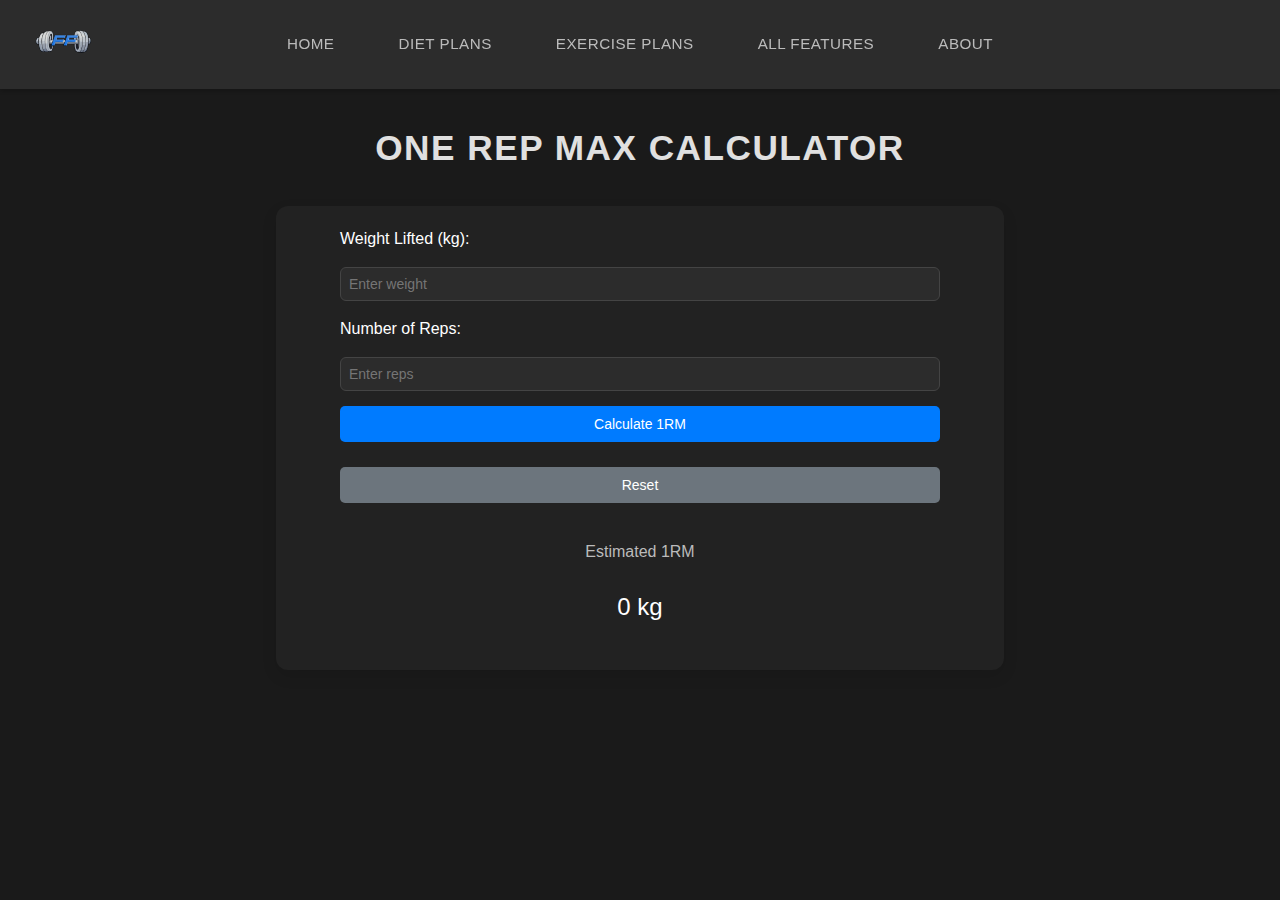
<file: OneRepMaxCalculator.html>
<!DOCTYPE html>
<html lang="en">
<head>
    <meta charset="UTF-8">
    <meta name="viewport" content="width=device-width, initial-scale=1.0">
    <title>One Rep Max Calculator</title>
    <link rel="stylesheet" href="OneRepMaxCalculator.css">
</head>
<body>
    <nav class="navbar">
        <div class="logo">
            <img src="images/FFlogo.png" alt="Logo">
        </div>
        <ul class="nav-links">
            <li><a href="index.html">Home</a></li>
            <li><a href="DietPlans.html">Diet Plans</a></li>
            <li><a href="ExercisePlans.html">Exercise Plans</a></li>
            <li class="dropdown">
                <a class="dropbtn">All Features</a>
                <ul class="dropdown-content">
                    <li><a href="index.html#fitness-planner">Fitness Planner</a></li>
                    <li><a href="OneRepMaxCalculator.html">1Rep Max Calculator</a></li>
                    <li><a href="StrengthLevelCalculator.html">Strength Level Calculator</a></li>
                    <li><a href="BMICalculator.html">BMI Calculator</a></li>
                    <li><a href="BodyFatCalculator.html">Body Fat Calculator</a></li>
                </ul>
            </li>
            <li><a href="about.html">About</a></li>
        </ul>
        <div class="spacer"></div>
    </nav>

    <h1 style="text-align: center; margin-top: 40px;">One Rep Max Calculator</h1> <!-- Increased margin-top from 20px to 40px -->

    <div class="calculator-container">
        <div class="input-section">
            <label for="weight">Weight Lifted (kg):</label>
            <input type="number" id="weight" min="0" placeholder="Enter weight" required>

            <label for="reps">Number of Reps:</label>
            <input type="number" id="reps" min="1" placeholder="Enter reps" required>

            <button id="calculate-btn">Calculate 1RM</button>
            <button id="reset-btn">Reset</button>
        </div>
        <div class="result-section">
            <h3 class="result-label">Estimated 1RM</h3> <!-- Added class for styling -->
            <p id="result">0 kg</p>
        </div>
    </div>

    <script>
        // One Rep Max Calculation (Epley Formula)
        document.getElementById('calculate-btn').addEventListener('click', () => {
            const weight = parseFloat(document.getElementById('weight').value);
            const reps = parseInt(document.getElementById('reps').value);
            const resultElement = document.getElementById('result');

            if (isNaN(weight) || isNaN(reps) || weight <= 0 || reps < 1) {
                resultElement.textContent = 'Please enter valid values (weight > 0, reps >= 1)';
                return;
            }

            // Epley Formula: 1RM = weight × (1 + reps / 30)
            const oneRepMax = weight * (1 + reps / 30);
            resultElement.textContent = `${oneRepMax.toFixed(2)} kg`;
        });

        // Reset Functionality
        document.getElementById('reset-btn').addEventListener('click', () => {
            document.getElementById('weight').value = '';
            document.getElementById('reps').value = '';
            document.getElementById('result').textContent = '0 kg';
        });
    </script>
</body>
</html>
</file>
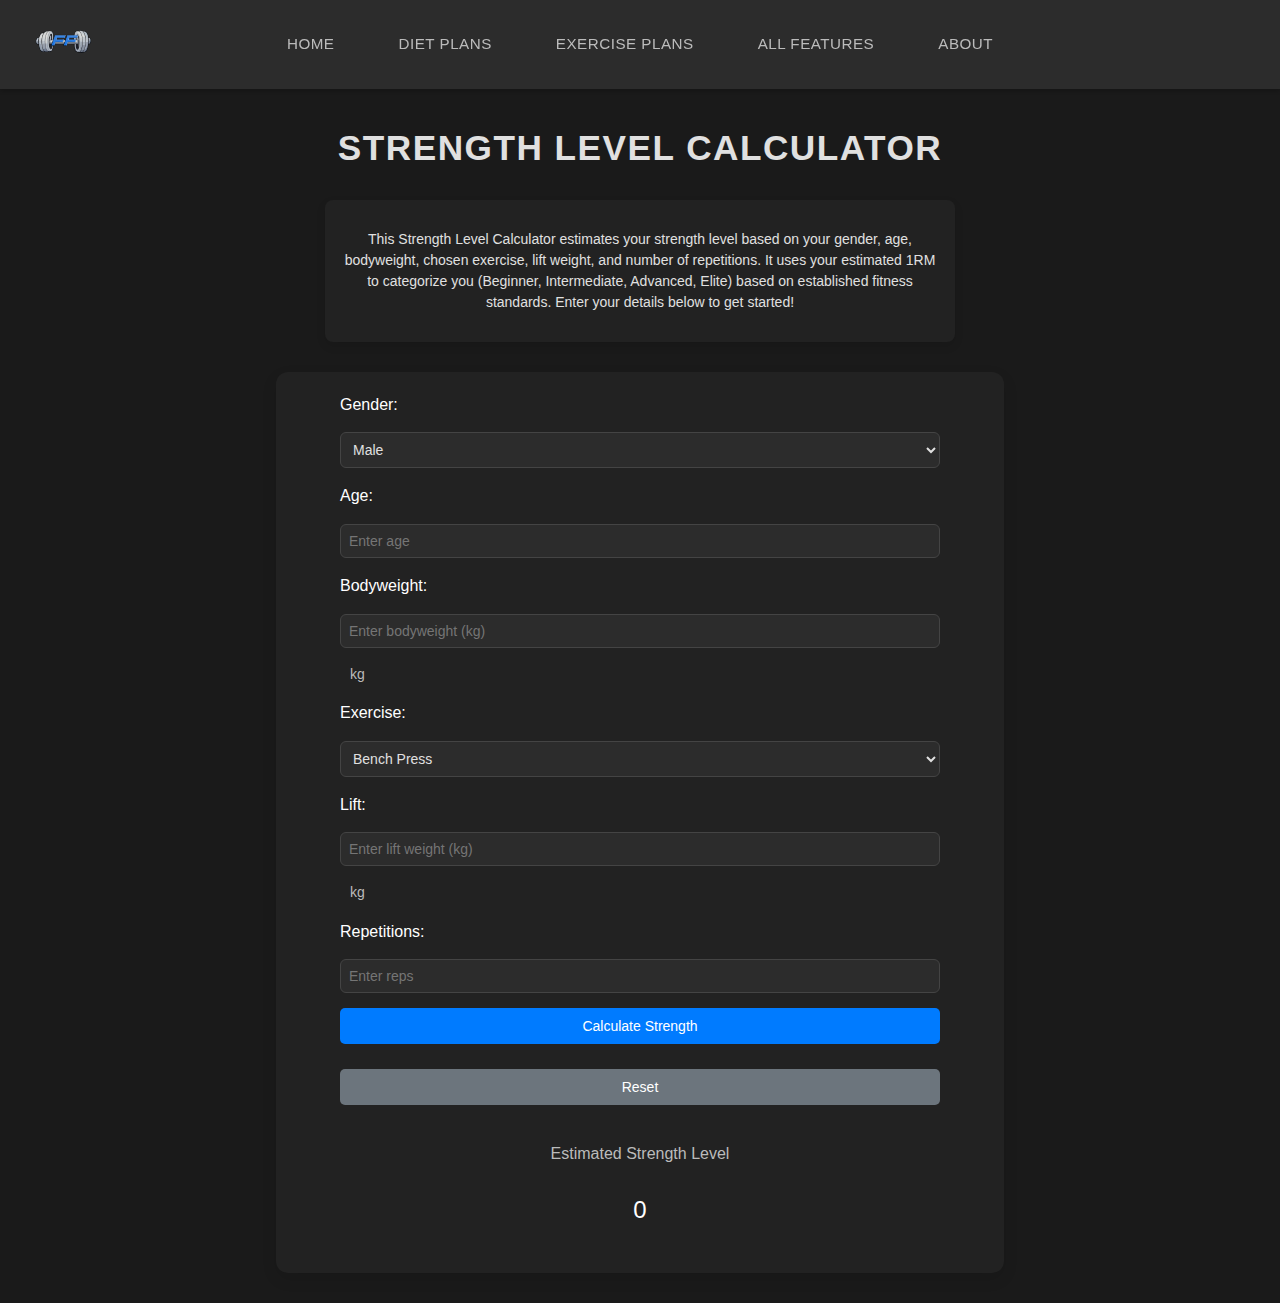
<file: StrengthLevelCalculator.html>
<!DOCTYPE html>
<html lang="en">
<head>
    <meta charset="UTF-8">
    <meta name="viewport" content="width=device-width, initial-scale=1.0">
    <title>Strength Level Calculator</title>
    <link rel="stylesheet" href="StrengthLevelCalculator.css">
</head>
<body>
    <nav class="navbar">
        <div class="logo">
            <img src="images/FFlogo.png" alt="Logo">
        </div>
        <ul class="nav-links">
            <li><a href="index.html">Home</a></li>
            <li><a href="DietPlans.html">Diet Plans</a></li>
            <li><a href="ExercisePlans.html">Exercise Plans</a></li>
            <li class="dropdown">
                <a class="dropbtn">All Features</a>
                <ul class="dropdown-content">
                    <li><a href="index.html#fitness-planner">Fitness Planner</a></li>
                    <li><a href="OneRepMaxCalculator.html">1Rep Max Calculator</a></li>
                    <li><a href="StrengthLevelCalculator.html">Strength Level Calculator</a></li>
                    <li><a href="BMICalculator.html">BMI Calculator</a></li>
                    <li><a href="BodyFatCalculator.html">Body Fat Calculator</a></li>
                </ul>
            </li>
            <li><a href="about.html">About</a></li>
        </ul>
        <div class="spacer"></div>
    </nav>

    <h1 style="text-align: center; margin-top: 40px;">Strength Level Calculator</h1>

    <div class="description">
        <p>This Strength Level Calculator estimates your strength level based on your gender, age, bodyweight, chosen exercise, lift weight, and number of repetitions. It uses your estimated 1RM to categorize you (Beginner, Intermediate, Advanced, Elite) based on established fitness standards. Enter your details below to get started!</p>
    </div>

    <div class="calculator-container">
        <div class="input-section">
            <label for="gender">Gender:</label>
            <select id="gender" required>
                <option value="male">Male</option>
                <option value="female">Female</option>
            </select>

            <label for="age">Age:</label>
            <input type="number" id="age" min="10" max="100" placeholder="Enter age" required>

            <label for="bodyweight">Bodyweight:</label>
            <input type="number" id="bodyweight" min="0" placeholder="Enter bodyweight (kg)" required> <span>kg</span>

            <label for="exercise">Exercise:</label>
            <select id="exercise" required>
                <option value="benchpress">Bench Press</option>
                <option value="squat">Squat</option>
                <option value="deadlift">Deadlift</option>
            </select>

            <label for="lift">Lift:</label>
            <input type="number" id="lift" min="0" placeholder="Enter lift weight (kg)" required> <span>kg</span>

            <label for="repetitions">Repetitions:</label>
            <input type="number" id="repetitions" min="1" placeholder="Enter reps" required>

            <button id="calculate-btn">Calculate Strength</button>
            <button id="reset-btn">Reset</button>
        </div>
        <div class="result-section">
            <h3 class="result-label">Estimated Strength Level</h3>
            <p id="result">0</p>
            <p id="interpretation" class="interpretation-text"></p>
        </div>
    </div>

    <script>
        // Strength Level Calculation (Using Epley Formula for 1RM)
        document.getElementById('calculate-btn').addEventListener('click', () => {
            const gender = document.getElementById('gender').value;
            const age = parseInt(document.getElementById('age').value);
            const bodyweight = parseFloat(document.getElementById('bodyweight').value);
            const exercise = document.getElementById('exercise').value;
            const lift = parseFloat(document.getElementById('lift').value);
            const reps = parseInt(document.getElementById('repetitions').value);
            const resultElement = document.getElementById('result');
            const interpretationElement = document.getElementById('interpretation');

            // Validation
            if (isNaN(age) || isNaN(bodyweight) || isNaN(lift) || isNaN(reps) || age < 10 || age > 100 || bodyweight <= 0 || lift <= 0 || reps < 1) {
                resultElement.textContent = 'Please enter valid values (age 10-100, weight > 0, reps >= 1)';
                interpretationElement.textContent = '';
                return;
            }

            // Epley Formula: 1RM = weight × (1 + reps / 30)
            const oneRepMax = lift * (1 + reps / 30);
            let genderFactor = (gender === 'male') ? 1.1 : 1.0; // Moderate male boost
            let ageFactor = (age < 25) ? 1.0 : 1 - ((age - 25) / 200); // No penalty for under 25
            let strengthRatio = oneRepMax / bodyweight; // 1RM relative to bodyweight

            // Adjust strength ratio based on exercise (approximate standards)
            let adjustedRatio = strengthRatio;
            if (exercise === 'benchpress') adjustedRatio *= 0.9; // Bench is typically lower ratio
            if (exercise === 'deadlift') adjustedRatio *= 1.1; // Deadlift often higher ratio

            // Strength Level based on bodyweight multiples (approximate standards)
            let strengthLevel = '';
            if (adjustedRatio < 1.0) {
                strengthLevel = 'Beginner';
            } else if (adjustedRatio < 1.5) {
                strengthLevel = 'Intermediate';
            } else if (adjustedRatio < 2.0) {
                strengthLevel = 'Advanced';
            } else {
                strengthLevel = 'Elite';
            }

            const strengthScore = oneRepMax * genderFactor * ageFactor; // Estimated 1RM as score
            resultElement.textContent = `${strengthScore.toFixed(2)} kg (Estimated 1RM)`;

            interpretationElement.textContent = `Your strength level is: ${strengthLevel}. ${getInterpretation(strengthLevel, exercise)}`;
        });

        // Reset Functionality
        document.getElementById('reset-btn').addEventListener('click', () => {
            document.getElementById('gender').value = 'male';
            document.getElementById('age').value = '';
            document.getElementById('bodyweight').value = '';
            document.getElementById('exercise').value = 'benchpress';
            document.getElementById('lift').value = '';
            document.getElementById('repetitions').value = '';
            document.getElementById('result').textContent = '0';
            document.getElementById('interpretation').textContent = '';
        });

        // Function to provide interpretation based on strength level and exercise
        function getInterpretation(level, exercise) {
            const tips = {
                'Beginner': `Focus on form and consistency. For ${exercise}, aim to lift ~1x your bodyweight.`,
                'Intermediate': `Good progress! Refine technique and target ~1.5x bodyweight for ${exercise}.`,
                'Advanced': `Excellent strength! You're at ~2x bodyweight for ${exercise}—consider advanced training.`,
                'Elite': `Elite level! You exceed 2x bodyweight for ${exercise}—explore competitive lifting.`
            };
            return tips[level] || '';
        }
    </script>
</body>
</html>
</file>
<file: about.css>
/* Reset and Base Styles */
body {
    margin: 0;
    font-family: 'Poppins', -apple-system, BlinkMacSystemFont, 'Segoe UI', Roboto, sans-serif;
    background-color: #1a1a1a;
    color: #e0e0e0;
    line-height: 1.6;
    font-size: 16px;
    padding-top: 80px; /* Add padding to account for fixed navbar */
}

/* Navigation Bar */
.navbar {
    display: flex;
    align-items: center;
    padding: 0.5rem 2rem;
    background-color: #2c2c2c;
    box-shadow: 0 2px 4px rgba(0, 0, 0, 0.2);
    position: fixed;
    width: 100%;
    top: 0;
    z-index: 1000;
    box-sizing: border-box;
}

.logo {
    width: 65px;
}

.logo img {
    height: 65px;
    width: auto;
}

.nav-links {
    list-style: none;
    display: flex;
    margin: 0;
    padding: 0;
    gap: 2rem;
    flex: 1;
    justify-content: center;
}

.nav-links li {
    display: flex;
    align-items: center;
}

.nav-links a {
    color: #bbb;
    text-decoration: none;
    font-weight: 500;
    font-size: 0.95rem;
    padding: 0.5rem 1rem;
    border-radius: 5px;
    transition: all 0.3s ease;
    text-transform: uppercase;
    letter-spacing: 0.5px;
    white-space: nowrap;
}

.nav-links a:hover {
    color: #fff;
    background-color: #007bff;
}

/* Dropdown Styles */
.dropdown {
    position: relative;
}

.dropdown-content {
    display: none;
    position: absolute;
    background-color: #333;
    min-width: 200px;
    box-shadow: 0 8px 16px rgba(0,0,0,0.2);
    z-index: 1;
    border-radius: 5px;
    top: 100%;
    left: 50%;
    transform: translateX(-50%);
    padding: 0;
}

.dropdown-content a {
    color: #bbb;
    padding: 12px 16px;
    text-decoration: none;
    display: block;
    transition: all 0.3s ease;
    text-transform: uppercase;
    letter-spacing: 0.5px;
    font-size: 0.85rem;
    text-align: center;
}

.dropdown-content a:hover {
    background-color: #007bff;
    color: #fff;
}

.dropdown:hover .dropdown-content {
    display: block;
}

.spacer {
    width: 65px;
}
/* Main Heading */
h1 {
    text-align: center;
    margin: 100px 0 40px;
    font-size: 2.7rem;
    font-weight: 700;
    letter-spacing: 1.5px;
    text-transform: uppercase;
    color: #e0e0e0;
    text-shadow: 0 2px 4px rgba(0, 0, 0, 0.3); /* Subtle shadow for depth */
}

/* About Container */
.about-container {
    max-width: 1200px;
    margin: 0 auto;
    padding: 0 5%;
}

/* About Sections */
.about-section {
    background: #222;
    border-radius: 12px;
    box-shadow: 0 6px 15px rgba(0, 0, 0, 0.1);
    padding: 30px;
    margin-bottom: 40px;
    transition: all 0.3s ease-in-out;
    overflow: hidden; /* Prevents content overflow */
}

.about-section:hover {
    transform: translateY(-5px);
    box-shadow: 0 10px 25px rgba(0, 0, 0, 0.2);
}

.about-section h2 {
    color: #007bff;
    font-size: 28px;
    font-weight: 600;
    margin-bottom: 20px;
    text-transform: uppercase;
    letter-spacing: 1px;
    border-bottom: 2px solid #007bff;
    padding-bottom: 10px;
    display: inline-block;
}

.about-section p {
    font-size: 16px;
    line-height: 1.8;
    color: #e0e0e0;
    margin-bottom: 15px;
}

.about-section p strong {
    color: #fff;
    font-weight: 500;
}

.about-section ul {
    list-style-type: disc;
    padding-left: 25px;
    margin-bottom: 15px;
}

.about-section ul li {
    font-size: 15px;
    color: #bbb;
    margin-bottom: 10px;
}

.about-section a {
    color: #007bff;
    text-decoration: none;
    font-weight: 400;
    transition: color 0.3s ease;
}

.about-section a:hover {
    color: #0056b3;
    text-decoration: underline;
}

/* Responsive Design */
@media screen and (max-width: 768px) {
    h1 {
        font-size: 2rem;
        margin: 20px 0 30px;
    }

    .about-section {
        padding: 20px;
        margin-bottom: 30px;
    }

    .about-section h2 {
        font-size: 22px;
    }

    .about-section p {
        font-size: 14px;
    }

    .about-section ul li {
        font-size: 14px;
    }
}

@media screen and (max-width: 480px){
    .navbar {
        padding: 5px 10px;
}
}

.logo img {
    height: 50px;
}
</file>
<file: BMICalculator.css>
/* Reset and Base Styles */
body {
    margin: 0;
    font-family: 'Poppins', -apple-system, BlinkMacSystemFont, 'Segoe UI', Roboto, sans-serif;
    background-color: #1a1a1a;
    color: #e0e0e0;
    line-height: 1.6;
    font-size: 16px;
}

/* Navigation Bar */
.navbar {
    display: flex;
    align-items: center;
    padding: 0.5rem 2rem;
    background-color: #2c2c2c;
    box-shadow: 0 2px 4px rgba(0, 0, 0, 0.2);
    position: fixed;
    width: 100%;
    top: 0;
    z-index: 1000;
    box-sizing: border-box;
}

.logo {
    width: 65px;
}

.logo img {
    height: 65px;
    width: auto;
}

.nav-links {
    list-style: none;
    display: flex;
    margin: 0;
    padding: 0;
    gap: 2rem;
    flex: 1;
    justify-content: center;
}

.nav-links li {
    display: flex;
    align-items: center;
}

.nav-links a {
    color: #bbb;
    text-decoration: none;
    font-weight: 500;
    font-size: 0.95rem;
    padding: 0.5rem 1rem;
    border-radius: 5px;
    transition: all 0.3s ease;
    text-transform: uppercase;
    letter-spacing: 0.5px;
    white-space: nowrap;
}

.nav-links a:hover {
    color: #fff;
    background-color: #007bff;
}

/* Dropdown Styles */
.dropdown {
    position: relative;
}

.dropdown-content {
    display: none;
    position: absolute;
    background-color: #333;
    min-width: 200px;
    box-shadow: 0 8px 16px rgba(0,0,0,0.2);
    z-index: 1;
    border-radius: 5px;
    top: 100%;
    left: 50%;
    transform: translateX(-50%);
    padding: 0;
}

.dropdown-content a {
    color: #bbb;
    padding: 12px 16px;
    text-decoration: none;
    display: block;
    transition: all 0.3s ease;
    text-transform: uppercase;
    letter-spacing: 0.5px;
    font-size: 0.85rem;
    text-align: center;
}

.dropdown-content a:hover {
    background-color: #007bff;
    color: #fff;
}

.dropdown:hover .dropdown-content {
    display: block;
}

.spacer {
    width: 65px;
}

/* Main Content */
h1 {
    text-align: center;
    margin-top: 120px; /* Consistent spacing from navbar */
    font-size: 2.2rem; /* Reduced for balance */
    font-weight: 700;
    letter-spacing: 1.5px;
    text-transform: uppercase;
    color: #e0e0e0; /* Dark mode text */
}

/* Description */
.description {
    max-width: 600px;
    margin: 20px auto;
    padding: 15px;
    background: #222;
    border-radius: 8px;
    box-shadow: 0 4px 10px rgba(0, 0, 0, 0.1);
    text-align: center;
    font-size: 14px;
    line-height: 1.5;
}

/* Calculator Container */
.calculator-container {
    max-width: 600px;
    margin: 30px auto;
    padding: 20px 5%;
    background: #222;
    border-radius: 12px;
    box-shadow: 0 6px 15px rgba(0, 0, 0, 0.1);
    display: flex;
    flex-direction: column;
    gap: 20px;
}

.input-section {
    display: flex;
    flex-direction: column;
    gap: 15px;
}

.input-section label {
    font-size: 16px;
    font-weight: 500;
    color: #fff;
}

.input-section input {
    padding: 8px;
    font-size: 14px;
    border: 1px solid #444;
    border-radius: 6px;
    background-color: #2c2c2c;
    color: #e0e0e0;
    width: 100%;
    box-sizing: border-box;
}

.input-section span {
    margin-left: 10px;
    font-size: 14px;
    color: #bbb;
}

#calculate-btn, #reset-btn {
    padding: 10px;
    font-size: 14px;
    border: none;
    border-radius: 5px;
    cursor: pointer;
    transition: all 0.3s ease;
}

#calculate-btn {
    background-color: #007bff;
    color: #fff;
    width: 100%;
}

#calculate-btn:hover {
    background-color: #0056b3;
    transform: scale(1.05);
}

#reset-btn {
    background-color: #6c757d;
    color: #fff;
    margin-top: 10px;
    width: 100%;
}

#reset-btn:hover {
    background-color: #5a6268;
    transform: scale(1.05);
}

.result-section {
    text-align: center;
}

.result-label {
    font-size: 16px; /* Reduced for balance */
    font-weight: 400;
    color: #bbb; /* Lighter to make it less prominent */
    margin-bottom: 5px;
}

.result-section p {
    font-size: 24px; /* Stands out more */
    font-weight: 500;
    color: #fff;
}

.interpretation-text {
    font-size: 14px;
    color: #bbb;
    margin-top: 10px;
    line-height: 1.5;
}
</file>
<file: BodyFatCalculator.css>
/* Reset and Base Styles */
body {
    margin: 0;
    font-family: 'Poppins', -apple-system, BlinkMacSystemFont, 'Segoe UI', Roboto, sans-serif;
    background-color: #1a1a1a;
    color: #e0e0e0;
    line-height: 1.6;
    font-size: 16px;
}

/* Navigation Bar */
.navbar {
    display: flex;
    align-items: center;
    padding: 0.5rem 2rem;
    background-color: #2c2c2c;
    box-shadow: 0 2px 4px rgba(0, 0, 0, 0.2);
    position: fixed;
    width: 100%;
    top: 0;
    z-index: 1000;
    box-sizing: border-box;
}

.logo {
    width: 65px;
}

.logo img {
    height: 65px;
    width: auto;
}

.nav-links {
    list-style: none;
    display: flex;
    margin: 0;
    padding: 0;
    gap: 2rem;
    flex: 1;
    justify-content: center;
}

.nav-links li {
    display: flex;
    align-items: center;
}

.nav-links a {
    color: #bbb;
    text-decoration: none;
    font-weight: 500;
    font-size: 0.95rem;
    padding: 0.5rem 1rem;
    border-radius: 5px;
    transition: all 0.3s ease;
    text-transform: uppercase;
    letter-spacing: 0.5px;
    white-space: nowrap;
}

.nav-links a:hover {
    color: #fff;
    background-color: #007bff;
}

/* Dropdown Styles */
.dropdown {
    position: relative;
}

.dropdown-content {
    display: none;
    position: absolute;
    background-color: #333;
    min-width: 200px;
    box-shadow: 0 8px 16px rgba(0,0,0,0.2);
    z-index: 1;
    border-radius: 5px;
    top: 100%;
    left: 50%;
    transform: translateX(-50%);
    padding: 0;
}

.dropdown-content a {
    color: #bbb;
    padding: 12px 16px;
    text-decoration: none;
    display: block;
    transition: all 0.3s ease;
    text-transform: uppercase;
    letter-spacing: 0.5px;
    font-size: 0.85rem;
    text-align: center;
}

.dropdown-content a:hover {
    background-color: #007bff;
    color: #fff;
}

.dropdown:hover .dropdown-content {
    display: block;
}

.spacer {
    width: 65px;
}
/* Main Content */
h1 {
    text-align: center;
    margin-top: 110px;
    font-size: 2.2rem;
    font-weight: 700;
    letter-spacing: 1.5px;
    text-transform: uppercase;
    color: #e0e0e0;
}

/* Description */
.description {
    max-width: 600px;
    margin: 20px auto;
    padding: 15px;
    background: #222;
    border-radius: 8px;
    box-shadow: 0 4px 10px rgba(0, 0, 0, 0.1);
    text-align: center;
    font-size: 14px;
    line-height: 1.5;
}

/* Calculator Container */
.calculator-container {
    max-width: 600px;
    margin: 30px auto;
    padding: 20px 5%;
    background: #222;
    border-radius: 12px;
    box-shadow: 0 6px 15px rgba(0, 0, 0, 0.1);
    display: flex;
    flex-direction: column;
    gap: 20px;
}

.input-section {
    display: flex;
    flex-direction: column;
    gap: 15px;
}

.input-section label {
    font-size: 16px;
    font-weight: 500;
    color: #fff;
}

.input-section select,
.input-section input {
    padding: 8px;
    font-size: 14px;
    border: 1px solid #444;
    border-radius: 6px;
    background-color: #2c2c2c;
    color: #e0e0e0;
    width: 100%;
    box-sizing: border-box;
}

.input-section span {
    margin-left: 10px;
    font-size: 14px;
    color: #bbb;
}

#calculate-btn,
#reset-btn {
    padding: 10px;
    font-size: 14px;
    border: none;
    border-radius: 5px;
    cursor: pointer;
    transition: all 0.3s ease;
}

#calculate-btn {
    background-color: #007bff;
    color: #fff;
    width: 100%;
}

#calculate-btn:hover {
    background-color: #0056b3;
    transform: scale(1.05);
}

#reset-btn {
    background-color: #6c757d;
    color: #fff;
    margin-top: 10px;
    width: 100%;
}

#reset-btn:hover {
    background-color: #5a6268;
    transform: scale(1.05);
}

.result-section {
    background: #2c2c2c;
    padding: 20px;
    border-radius: 8px;
    text-align: center;
}

.result-value {
    font-size: 2.5em;
    font-weight: bold;
    color: #fff;
    margin: 10px 0;
}

/* Gauge Styles */
.gauge-container {
    margin: 30px auto;
    width: 100%;
    max-width: 500px;
}

.gauge {
    position: relative;
    height: 30px;
    margin-bottom: 10px;
}

.gauge-segments {
    display: flex;
    height: 100%;
    border-radius: 15px;
    overflow: hidden;
}

.segment {
    height: 100%;
}

.segment.essential {
    background: #4a9d5b;
    width: 17.4%; /* 2-6% = 4% range out of 23% total range */
}

.segment.athletes {
    background: #92d050;
    width: 34.8%; /* 6-14% = 8% range out of 23% total range */
}

.segment.fitness {
    background: #ffd966;
    width: 17.4%; /* 14-18% = 4% range out of 23% total range */
}

.segment.average {
    background: #f4b084;
    width: 30.4%; /* 18-25% = 7% range out of 23% total range */
}

.segment.obese {
    display: none; /* Remove the obese segment since it's not in the reference design */
}

.gauge-pointer {
    position: absolute;
    top: -10px;
    width: 0;
    height: 0;
    border-left: 10px solid transparent;
    border-right: 10px solid transparent;
    border-top: 15px solid #ffffff;
    transform: translateX(-50%);
    transition: left 0.3s ease-out;
}

.gauge-labels {
    display: flex;
    justify-content: space-between;
    padding: 0 5px;
    color: #bbb;
    font-size: 0.9em;
}

/* Result Details Table */
.result-details {
    margin: 20px auto;
    max-width: 400px;
}

.result-details table {
    width: 100%;
    border-collapse: collapse;
    margin-top: 15px;
    background: #333;
    border-radius: 8px;
    overflow: hidden;
}

.result-details td {
    padding: 12px 15px;
    border-bottom: 1px solid #444;
    text-align: left;
    color: #e0e0e0;
}

.result-details tr:last-child td {
    border-bottom: none;
}

.result-details td:first-child {
    color: #bbb;
}

.result-details td:last-child {
    text-align: right;
    font-weight: 500;
}

.interpretation-text {
    margin-top: 20px;
    color: #bbb;
    font-size: 0.95em;
    line-height: 1.5;
    padding: 0 15px;
}

/* Reset button styles */
#reset-btn {
    background-color: #444;
    color: #fff;
    margin-top: 10px;
}

#reset-btn:hover {
    background-color: #555;
}
</file>
<file: DietPlans.css>
/* Reset and Base Styles */
body {
    margin: 0;
    font-family: 'Poppins', -apple-system, BlinkMacSystemFont, 'Segoe UI', Roboto, sans-serif;
    background-color: #1a1a1a;
    color: #e0e0e0;
    line-height: 1.6;
    font-size: 16px;
    padding-top: 80px; /* Add padding to account for fixed navbar */
}

/* Navigation Bar */
.navbar {
    display: flex;
    align-items: center;
    padding: 0.5rem 2rem;
    background-color: #2c2c2c;
    box-shadow: 0 2px 4px rgba(0, 0, 0, 0.2);
    position: fixed;
    width: 100%;
    top: 0;
    z-index: 1000;
    box-sizing: border-box;
}

.logo {
    width: 65px;
}

.logo img {
    height: 65px;
    width: auto;
}

.nav-links {
    list-style: none;
    display: flex;
    margin: 0;
    padding: 0;
    gap: 2rem;
    flex: 1;
    justify-content: center;
}

.nav-links li {
    display: flex;
    align-items: center;
}

.nav-links a {
    color: #bbb;
    text-decoration: none;
    font-weight: 500;
    font-size: 0.95rem;
    padding: 0.5rem 1rem;
    border-radius: 5px;
    transition: all 0.3s ease;
    text-transform: uppercase;
    letter-spacing: 0.5px;
    white-space: nowrap;
}

.nav-links a:hover {
    color: #fff;
    background-color: #007bff;
}

/* Dropdown Styles */
.dropdown {
    position: relative;
}

.dropdown-content {
    display: none;
    position: absolute;
    background-color: #333;
    min-width: 200px;
    box-shadow: 0 8px 16px rgba(0,0,0,0.2);
    z-index: 1;
    border-radius: 5px;
    top: 100%;
    left: 50%;
    transform: translateX(-50%);
    padding: 0;
}

.dropdown-content a {
    color: #bbb;
    padding: 12px 16px;
    text-decoration: none;
    display: block;
    transition: all 0.3s ease;
    text-transform: uppercase;
    letter-spacing: 0.5px;
    font-size: 0.85rem;
    text-align: center;
}

.dropdown-content a:hover {
    background-color: #007bff;
    color: #fff;
}

.dropdown:hover .dropdown-content {
    display: block;
}

.spacer {
    width: 65px;
}

/* Recipes Container */
.recipes-container {
    display: flex;
    justify-content: center;
    flex-wrap: wrap;
    gap: 30px; /* Consistent with nav-links gap */
    padding: 20px 5%; /* Matches input-output-box padding */
    max-width: 1200px; /* Matches input-output-box max-width */
    margin: 30px auto; /* Matches container margin */
}

/* Individual Recipe Cards */
.recipe {
    background: #222; /* Matches container background */
    border-radius: 12px; /* Matches container border-radius */
    box-shadow: 0 6px 15px rgba(0, 0, 0, 0.1); /* Matches container shadow */
    width: 300px;
    padding: 25px; /* Matches output padding */
    text-align: center;
    transition: all 0.3s ease-in-out; /* Matches button transition */
}

.recipe:hover {
    transform: translateY(-2px); /* Matches button hover effect */
    box-shadow: 0 8px 20px rgba(0, 0, 0, 0.15);
}

.recipe img {
    width: 100%;
    height: 200px;
    object-fit: cover;
    border-radius: 6px; /* Matches userInput border-radius */
}

.recipe h2 {
    color: #fff; /* Matches input-section h2 */
    font-size: 20px; /* Matches input-section h2 */
    font-weight: 600;
    margin: 12px 0 6px; /* Matches label spacing */
}

.recipe p {
    color: #ffffff; /* Matches container p */
    font-size: 16px; /* Matches container p */
    line-height: 1.5;
}

.buttonToRecipe{
    width: 60%;
    padding: 10px;
    background-color: #1781f2;
    color: #ffffff;
    border: none;
    border-radius: 5px;
    cursor: pointer;
    margin-top: 8px;
    transition: all 0.3s ease;
    justify-content: center;
    align-items: center;
}
</file>
<file: ExercisePlans.css>
/* Reset and Base Styles */
body {
    margin: 0;
    font-family: 'Poppins', -apple-system, BlinkMacSystemFont, 'Segoe UI', Roboto, sans-serif;
    background-color: #1a1a1a;
    color: #e0e0e0;
    line-height: 1.6;
    font-size: 16px;
    padding-top: 80px; /* Add padding to account for fixed navbar */
}

/* Navigation Bar */
.navbar {
    display: flex;
    align-items: center;
    padding: 0.5rem 2rem;
    background-color: #2c2c2c;
    box-shadow: 0 2px 4px rgba(0, 0, 0, 0.2);
    position: fixed;
    width: 100%;
    top: 0;
    z-index: 1000;
    box-sizing: border-box;
}

.logo {
    width: 65px;
}

.logo img {
    height: 65px;
    width: auto;
}

.nav-links {
    list-style: none;
    display: flex;
    margin: 0;
    padding: 0;
    gap: 2rem;
    flex: 1;
    justify-content: center;
}

.nav-links li {
    display: flex;
    align-items: center;
}

.nav-links a {
    color: #bbb;
    text-decoration: none;
    font-weight: 500;
    font-size: 0.95rem;
    padding: 0.5rem 1rem;
    border-radius: 5px;
    transition: all 0.3s ease;
    text-transform: uppercase;
    letter-spacing: 0.5px;
    white-space: nowrap;
}

.nav-links a:hover {
    color: #fff;
    background-color: #007bff;
}

/* Dropdown Styles */
.dropdown {
    position: relative;
}

.dropdown-content {
    display: none;
    position: absolute;
    background-color: #333;
    min-width: 200px;
    box-shadow: 0 8px 16px rgba(0,0,0,0.2);
    z-index: 1;
    border-radius: 5px;
    top: 100%;
    left: 50%;
    transform: translateX(-50%);
    padding: 0;
}

.dropdown-content a {
    color: #bbb;
    padding: 12px 16px;
    text-decoration: none;
    display: block;
    transition: all 0.3s ease;
    text-transform: uppercase;
    letter-spacing: 0.5px;
    font-size: 0.85rem;
    text-align: center;
}

.dropdown-content a:hover {
    background-color: #007bff;
    color: #fff;
}

.dropdown:hover .dropdown-content {
    display: block;
}

.spacer {
    width: 65px;
}

/* Main Content */
h1 {
    text-align: center;
    margin-top: 20px;
    font-size: 2.7rem; /* Original size from your HTML inline style */
    font-weight: 700;
    letter-spacing: 1.5px;
    text-transform: uppercase;
    color: #e0e0e0; /* Dark mode text */
}

/* Tab Navigation */
.tab-container {
    max-width: 1200px;
    margin: 0 auto;
    padding: 20px 5%;
    display: flex;
    flex-wrap: wrap;
    gap: 10px;
    justify-content: center;
}

.tab-btn {
    background-color: #2c2c2c;
    color: #bbb;
    border: none;
    padding: 8px 16px; /* Reduced padding to make buttons smaller */
    font-size: 0.9rem; /* Reduced font size for smaller buttons */
    letter-spacing: 0.5px;
    text-transform: uppercase;
    font-weight: 300;
    cursor: pointer;
    border-radius: 5px;
    transition: all 0.3s ease;
}

.tab-btn:hover {
    background-color: #333;
    color: #fff;
}

.tab-btn.active {
    background-color: #007bff;
    color: #fff;
}

/* Exercises Container */
.exercises-container {
    max-width: 1200px;
    margin: 30px auto;
    padding: 0 5%;
    display: flex;
    flex-wrap: wrap;
    gap: 30px;
    justify-content: center;
}

/* Individual Exercise Cards */
.exercise {
    background: #222; /* Matches dietplans.css */
    border-radius: 12px; /* Matches dietplans.css */
    box-shadow: 0 6px 15px rgba(0, 0, 0, 0.1); /* Matches dietplans.css */
    width: 300px;
    padding: 25px; /* Matches dietplans.css */
    text-align: center;
    transition: all 0.3s ease-in-out; /* Matches dietplans.css */
}

.exercise:hover {
    transform: translateY(-2px); /* Matches dietplans.css */
    box-shadow: 0 8px 20px rgba(0, 0, 0, 0.15);
}

.exercise img {
    width: 100%;
    height: 200px;
    object-fit: cover; /* Ensures image fits well within card */
    border-radius: 6px; /* Matches dietplans.css */
}

.exercise h2 {
    color: #fff; /* Matches dietplans.css */
    font-size: 20px; /* Matches dietplans.css */
    font-weight: 600;
    margin: 12px 0 6px; /* Matches dietplans.css */
}

.exercise p {
    color: #ffffff; /* Matches dietplans.css */
    font-size: 16px; /* Matches dietplans.css */
    line-height: 1.5;
    margin-bottom: 10px; /* Space before video link */
}

.exercise a {
    color: #007bff; /* Matches theme */
    text-decoration: none;
    font-size: 14px;
    transition: color 0.3s ease;
}

.exercise a:hover {
    color: #0056b3; /* Darker blue on hover */
    text-decoration: underline;
}
</file>
<file: FitnessPlanDetails.css>
/* Reset and Base Styles */
body {
    margin: 0;
    font-family: 'Poppins', -apple-system, BlinkMacSystemFont, 'Segoe UI', Roboto, sans-serif;
    background-color: #1a1a1a;
    color: #e0e0e0;
    line-height: 1.6;
    font-size: 16px;
    padding-top: 80px; /* Add padding to account for fixed navbar */
}

/* Navigation Bar */
.navbar {
    display: flex;
    align-items: center;
    padding: 0.5rem 2rem;
    background-color: #2c2c2c;
    box-shadow: 0 2px 4px rgba(0, 0, 0, 0.2);
    position: fixed;
    width: 100%;
    top: 0;
    z-index: 1000;
    box-sizing: border-box;
}

.logo {
    width: 65px;
}

.logo img {
    height: 65px;
    width: auto;
}

.nav-links {
    list-style: none;
    display: flex;
    margin: 0;
    padding: 0;
    gap: 2rem;
    flex: 1;
    justify-content: center;
}

.nav-links li {
    display: flex;
    align-items: center;
}

.nav-links a {
    color: #bbb;
    text-decoration: none;
    font-weight: 500;
    font-size: 0.95rem;
    padding: 0.5rem 1rem;
    border-radius: 5px;
    transition: all 0.3s ease;
    text-transform: uppercase;
    letter-spacing: 0.5px;
    white-space: nowrap;
}

.nav-links a:hover {
    color: #fff;
    background-color: #007bff;
}

/* Dropdown Styles */
.dropdown {
    position: relative;
}

.dropdown-content {
    display: none;
    position: absolute;
    background-color: #333;
    min-width: 200px;
    box-shadow: 0 8px 16px rgba(0,0,0,0.2);
    z-index: 1;
    border-radius: 5px;
    top: 100%;
    left: 50%;
    transform: translateX(-50%);
    padding: 0;
}

.dropdown-content a {
    color: #bbb;
    padding: 12px 16px;
    text-decoration: none;
    display: block;
    transition: all 0.3s ease;
    text-transform: uppercase;
    letter-spacing: 0.5px;
    font-size: 0.85rem;
    text-align: center;
}

.dropdown-content a:hover {
    background-color: #007bff;
    color: #fff;
}

.dropdown:hover .dropdown-content {
    display: block;
}

.spacer {
    width: 65px;
}

/* Main Content */
h1 {
    text-align: center;
    margin: 20px 0;
    font-size: 2.7rem;
    font-weight: 700;
    letter-spacing: 1.5px;
    text-transform: uppercase;
    color: #e0e0e0;
}

/* Plans Container */
.plans-container {
    max-width: 1200px;
    margin: 30px auto;
    padding: 0 10%;
    display: block; /* No flex wrap, full-width sections */
}

/* Individual Plan Sections */
.plan-section {
    background: #222;
    border-radius: 12px;
    box-shadow: 0 6px 15px rgba(0, 0, 0, 0.1);
    padding: 25px;
    margin-bottom: 30px;
    transition: all 0.3s ease-in-out;
}

.plan-section:hover {
    transform: translateY(-2px);
    box-shadow: 0 8px 20px rgba(0, 0, 0, 0.15);
}

.plan-section h2 {
    color: #fff;
    font-size: 24px;
    font-weight: 600;
    margin-bottom: 15px;
    text-align: left;
}

.plan-section p {
    color: #e0e0e0;
    font-size: 16px;
    line-height: 1.5;
    margin-bottom: 10px;
    text-align: left;
}

.plan-section p strong {
    color: #fff;
}

.plan-section h3 {
    color: #007bff;
    font-size: 18px;
    font-weight: 600;
    margin: 15px 0 10px;
    text-align: left;
}

.plan-section ul {
    text-align: left;
    margin: 10px 0;
    padding-left: 20px;
}

.plan-section ul li {
    font-size: 15px;
    margin-bottom: 8px;
    color: #e0e0e0;
}

.plan-section ul ul {
    margin-top: 5px;
    padding-left: 20px;
}

.plan-section ul ul li {
    font-size: 14px;
    margin-bottom: 5px;
    color: #bbb;
}

/* Responsive Design */
@media screen and (max-width: 768px) {
    .plans-container {
        padding: 0 5%;
    }

    .plan-section {
        padding: 20px;
    }

    .plan-section h2 {
        font-size: 20px;
    }

    .plan-section h3 {
        font-size: 16px;
    }

    .plan-section ul li {
        font-size: 14px;
    }

    .plan-section ul ul li {
        font-size: 13px;
    }
}

@media screen and (max-width: 480px) {
    h1 {
        font-size: 2rem;
    }

    .navbar {
        padding: 5px 10px;
    }

    .logo img {
        height: 50px;
    }

    .nav-links a {
        font-size: 0.75rem;
        padding: 2.5px 6px;
    }
}
</file>
<file: OneRepMaxCalculator.css>
/* Reset and Base Styles */
body {
    margin: 0;
    font-family: 'Poppins', -apple-system, BlinkMacSystemFont, 'Segoe UI', Roboto, sans-serif;
    background-color: #1a1a1a;
    color: #e0e0e0;
    line-height: 1.6;
    font-size: 16px;
    padding-top: 80px; /* Add padding to account for fixed navbar */
}

/* Navigation Bar */
.navbar {
    display: flex;
    align-items: center;
    padding: 0.5rem 2rem;
    background-color: #2c2c2c;
    box-shadow: 0 2px 4px rgba(0, 0, 0, 0.2);
    position: fixed;
    width: 100%;
    top: 0;
    z-index: 1000;
    box-sizing: border-box;
}

.logo {
    width: 65px;
}

.logo img {
    height: 65px;
    width: auto;
}

.nav-links {
    list-style: none;
    display: flex;
    margin: 0;
    padding: 0;
    gap: 2rem;
    flex: 1;
    justify-content: center;
}

.nav-links li {
    display: flex;
    align-items: center;
}

.nav-links a {
    color: #bbb;
    text-decoration: none;
    font-weight: 500;
    font-size: 0.95rem;
    padding: 0.5rem 1rem;
    border-radius: 5px;
    transition: all 0.3s ease;
    text-transform: uppercase;
    letter-spacing: 0.5px;
    white-space: nowrap;
}

.nav-links a:hover {
    color: #fff;
    background-color: #007bff;
}

/* Dropdown Styles */
.dropdown {
    position: relative;
}

.dropdown-content {
    display: none;
    position: absolute;
    background-color: #333;
    min-width: 200px;
    box-shadow: 0 8px 16px rgba(0,0,0,0.2);
    z-index: 1;
    border-radius: 5px;
    top: 100%;
    left: 50%;
    transform: translateX(-50%);
    padding: 0;
}

.dropdown-content a {
    color: #bbb;
    padding: 12px 16px;
    text-decoration: none;
    display: block;
    transition: all 0.3s ease;
    text-transform: uppercase;
    letter-spacing: 0.5px;
    font-size: 0.85rem;
    text-align: center;
}

.dropdown-content a:hover {
    background-color: #007bff;
    color: #fff;
}

.dropdown:hover .dropdown-content {
    display: block;
}

.spacer {
    width: 65px;
}

/* Main Content */
h1 {
    text-align: center;
    margin-top: 40px; /* Increased from 20px to add more space from navbar */
    font-size: 2.2rem; /* Reduced from 2.7rem to make it less prominent */
    font-weight: 700;
    letter-spacing: 1.5px;
    text-transform: uppercase;
    color: #e0e0e0; /* Dark mode text */
}

/* Calculator Container */
.calculator-container {
    max-width: 600px;
    margin: 30px auto;
    padding: 20px 5%;
    background: #222;
    border-radius: 12px;
    box-shadow: 0 6px 15px rgba(0, 0, 0, 0.1);
    display: flex;
    flex-direction: column;
    gap: 20px;
}

.input-section {
    display: flex;
    flex-direction: column;
    gap: 15px;
}

.input-section label {
    font-size: 16px;
    font-weight: 500;
    color: #fff;
}

.input-section input {
    padding: 8px;
    font-size: 14px;
    border: 1px solid #444;
    border-radius: 6px;
    background-color: #2c2c2c;
    color: #e0e0e0;
    width: 100%;
    box-sizing: border-box;
}

#calculate-btn, #reset-btn {
    padding: 10px;
    font-size: 14px;
    border: none;
    border-radius: 5px;
    cursor: pointer;
    transition: all 0.3s ease;
}

#calculate-btn {
    background-color: #007bff;
    color: #fff;
}

#calculate-btn:hover {
    background-color: #0056b3;
    transform: scale(1.05);
}

#reset-btn {
    background-color: #6c757d;
    color: #fff;
    margin-top: 10px;
}

#reset-btn:hover {
    background-color: #5a6268;
    transform: scale(1.05);
}

.result-section {
    text-align: center;
}

.result-label { /* New class to tone down the label */
    font-size: 16px; /* Reduced from 18px */
    font-weight: 400; /* Reduced from 600 */
    color: #bbb; /* Lighter color to make it less prominent */
    margin-bottom: 5px;
}

.result-section p {
    font-size: 24px; /* Kept as is, but now stands out more */
    font-weight: 500;
    color: #fff;
}
</file>
<file: StrengthLevelCalculator.css>
/* Reset and Base Styles */
body {
    margin: 0;
    font-family: 'Poppins', -apple-system, BlinkMacSystemFont, 'Segoe UI', Roboto, sans-serif;
    background-color: #1a1a1a;
    color: #e0e0e0;
    line-height: 1.6;
    font-size: 16px;
    padding-top: 80px; /* Add padding to account for fixed navbar */
}

/* Navigation Bar */
.navbar {
    display: flex;
    align-items: center;
    padding: 0.5rem 2rem;
    background-color: #2c2c2c;
    box-shadow: 0 2px 4px rgba(0, 0, 0, 0.2);
    position: fixed;
    width: 100%;
    top: 0;
    z-index: 1000;
    box-sizing: border-box;
}

.logo {
    width: 65px;
}

.logo img {
    height: 65px;
    width: auto;
}

.nav-links {
    list-style: none;
    display: flex;
    margin: 0;
    padding: 0;
    gap: 2rem;
    flex: 1;
    justify-content: center;
}

.nav-links li {
    display: flex;
    align-items: center;
}

.nav-links a {
    color: #bbb;
    text-decoration: none;
    font-weight: 500;
    font-size: 0.95rem;
    padding: 0.5rem 1rem;
    border-radius: 5px;
    transition: all 0.3s ease;
    text-transform: uppercase;
    letter-spacing: 0.5px;
    white-space: nowrap;
}

.nav-links a:hover {
    color: #fff;
    background-color: #007bff;
}

/* Dropdown Styles */
.dropdown {
    position: relative;
}

.dropdown-content {
    display: none;
    position: absolute;
    background-color: #333;
    min-width: 200px;
    box-shadow: 0 8px 16px rgba(0,0,0,0.2);
    z-index: 1;
    border-radius: 5px;
    top: 100%;
    left: 50%;
    transform: translateX(-50%);
    padding: 0;
}

.dropdown-content a {
    color: #bbb;
    padding: 12px 16px;
    text-decoration: none;
    display: block;
    transition: all 0.3s ease;
    text-transform: uppercase;
    letter-spacing: 0.5px;
    font-size: 0.85rem;
    text-align: center;
}

.dropdown-content a:hover {
    background-color: #007bff;
    color: #fff;
}

.dropdown:hover .dropdown-content {
    display: block;
}

.spacer {
    width: 65px;
}

/* Main Content */
h1 {
    text-align: center;
    margin-top: 40px; /* Consistent spacing from navbar */
    font-size: 2.2rem; /* Reduced for balance */
    font-weight: 700;
    letter-spacing: 1.5px;
    text-transform: uppercase;
    color: #e0e0e0; /* Dark mode text */
}

/* Description */
.description {
    max-width: 600px;
    margin: 20px auto;
    padding: 15px;
    background: #222;
    border-radius: 8px;
    box-shadow: 0 4px 10px rgba(0, 0, 0, 0.1);
    text-align: center;
    font-size: 14px;
    line-height: 1.5;
}

/* Calculator Container */
.calculator-container {
    max-width: 600px;
    margin: 30px auto;
    padding: 20px 5%;
    background: #222;
    border-radius: 12px;
    box-shadow: 0 6px 15px rgba(0, 0, 0, 0.1);
    display: flex;
    flex-direction: column;
    gap: 20px;
}

.input-section {
    display: flex;
    flex-direction: column;
    gap: 15px;
}

.input-section label {
    font-size: 16px;
    font-weight: 500;
    color: #fff;
}

.input-section select,
.input-section input {
    padding: 8px;
    font-size: 14px;
    border: 1px solid #444;
    border-radius: 6px;
    background-color: #2c2c2c;
    color: #e0e0e0;
    width: 100%;
    box-sizing: border-box;
}

.input-section span {
    margin-left: 10px;
    font-size: 14px;
    color: #bbb;
}

#calculate-btn, #reset-btn {
    padding: 10px;
    font-size: 14px;
    border: none;
    border-radius: 5px;
    cursor: pointer;
    transition: all 0.3s ease;
}

#calculate-btn {
    background-color: #007bff;
    color: #fff;
    width: 100%;
}

#calculate-btn:hover {
    background-color: #0056b3;
    transform: scale(1.05);
}

#reset-btn {
    background-color: #6c757d;
    color: #fff;
    margin-top: 10px;
    width: 100%;
}

#reset-btn:hover {
    background-color: #5a6268;
    transform: scale(1.05);
}

.result-section {
    text-align: center;
}

.result-label {
    font-size: 16px; /* Reduced for balance */
    font-weight: 400;
    color: #bbb; /* Lighter to make it less prominent */
    margin-bottom: 5px;
}

.result-section p {
    font-size: 24px; /* Stands out more */
    font-weight: 500;
    color: #fff;
}

.interpretation-text {
    font-size: 14px;
    color: #bbb;
    margin-top: 10px;
    line-height: 1.5;
}
</file>
